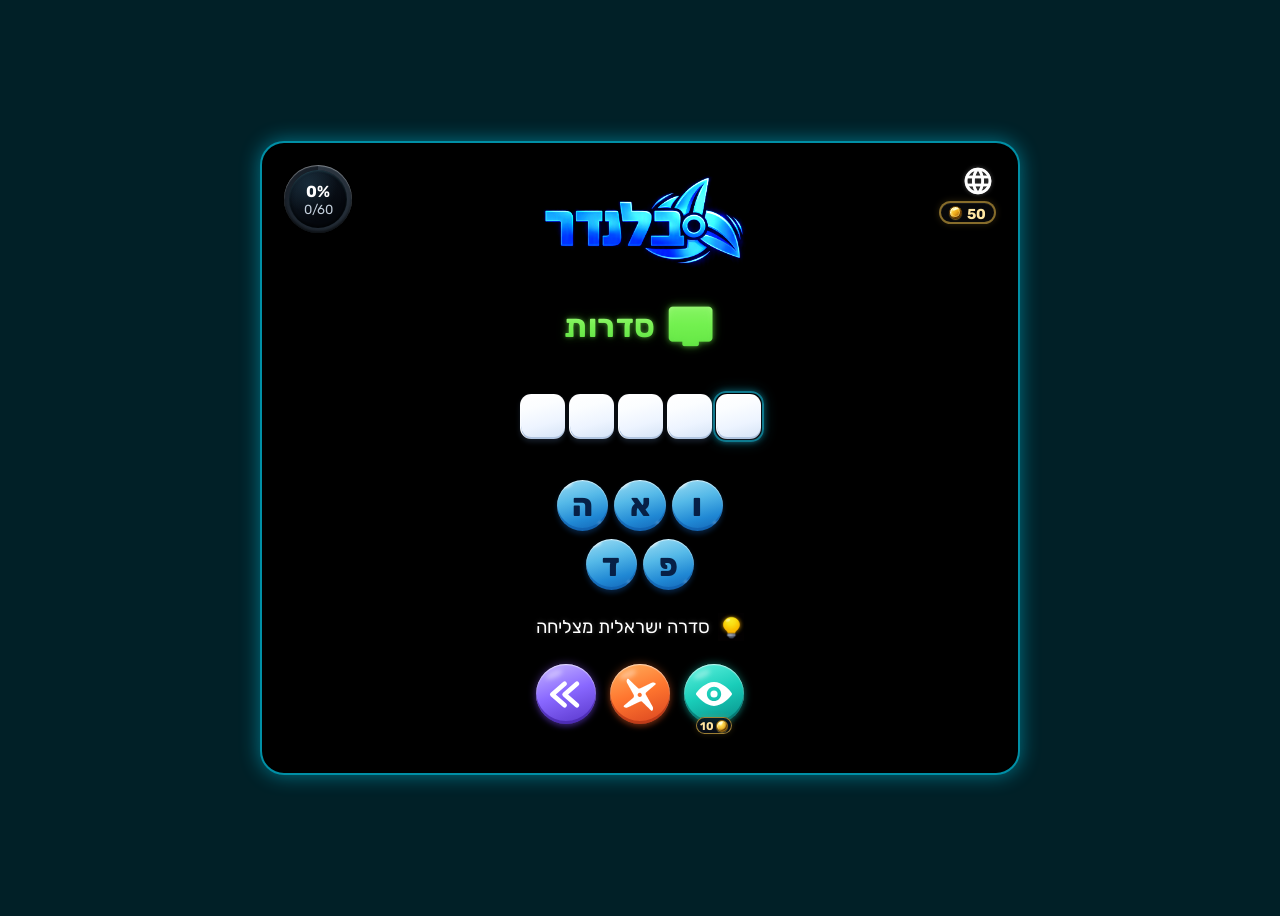
<file: index.html>
<!DOCTYPE html>
<html lang="he">
<head>
  <meta charset="UTF-8">
  <meta name="viewport" content="width=device-width, initial-scale=1, maximum-scale=1, user-scalable=no">
  <title>בלנדר</title>
  <link rel="preconnect" href="https://fonts.googleapis.com">
  <link rel="preconnect" href="https://fonts.gstatic.com" crossorigin>
  <link href="https://fonts.googleapis.com/css2?family=Rubik:wght@300..900&display=swap" rel="stylesheet">
  <link href="https://fonts.googleapis.com/css2?family=Poppins:wght@400;600;700&display=swap" rel="stylesheet">
  <link href="https://fonts.googleapis.com/css2?family=Lato:wght@300;400;700&display=swap" rel="stylesheet">
  <link href="https://fonts.googleapis.com/css2?family=Fredoka:wght@300;400;700&display=swap" rel="stylesheet">
  <link href="https://fonts.googleapis.com/css2?family=Secular+One:wght@300;400;700&display=swap" rel="stylesheet">
  <link href="https://fonts.googleapis.com/css2?family=Lunasima:wght@400;700&display=swap" rel="stylesheet">
  <link href="https://fonts.googleapis.com/css2?family=Material+Symbols+Rounded:opsz,wght,FILL,GRAD@20..48,400,0,0" rel="stylesheet">
  <link rel="stylesheet" href="styles.css?v=231">
  <link rel="preload" href="images/next1.svg" as="image" type="image/svg+xml">
</head>
<body dir="rtl">
  <div class="app">
    <button id="langBtn" class="lang-toggle" type="button" aria-label="Language">
      <img src="images/lang1.svg" alt="" aria-hidden="true">
    </button>
    <div id="coinBalance" class="coin-balance" aria-live="polite">
      <span class="coin-symbol" aria-hidden="true"></span>
      <span id="coinAmount">50</span>
    </div>
    <span id="langMessage" class="lang-message" role="status" aria-live="polite"></span>

    <div id="counter" class="counter"></div>

    <img class="logo" src="images/IMG_5398.jpeg" alt="בְּלֶנְדֶּר">
    <div id="category" class="category"></div>

    <div id="pattern" class="pattern"></div>

    <div id="play-area">
      <div id="scramble" class="scramble"></div>
      <div id="clue-wrapper" style="position: relative; width: 100%; min-height: 50px;">
        <div id="clue" class="clue">
          <span class="clue-text" id="clue-text"></span>
        </div>
      </div>
      <div id="messageBox" class="message"></div>
    </div>

    <div class="controls">
      <div class="hint-control">
        <button id="hintBtn" class="icon-button" aria-label="רמז">
          <img class="button-icon" src="images/bulb1.svg" alt="" aria-hidden="true">
          <span class="button-label visually-hidden">רמז</span>
        </button>
        <span class="hint-fee" aria-label="10 coins">
          <span class="coin-symbol" aria-hidden="true"></span><span class="hint-fee-amount">10</span>
        </span>
      </div>
      <button id="shuffleBtn" class="icon-button" aria-label="אפס">
        <img class="button-icon" src="images/reset1.svg" alt="" aria-hidden="true">
        <span class="button-label visually-hidden">אפס</span>
      </button>
      <button id="nextBtn" class="icon-button" aria-label="דלג">
        <img class="button-icon" src="images/skip1.svg" alt="" aria-hidden="true">
        <span class="button-label visually-hidden">דלג</span>
      </button>
  </div>
  </div>

  <script src="js/game.js?v=229"></script>
  <script src="js/animations.js?v=223"></script>
  <script src="js/ui.js?v=226"></script>
  <script src="js/main.js?v=223"></script>
  <script src="js/fireworks.js?v=223"></script>
</body>
</html>
</file>
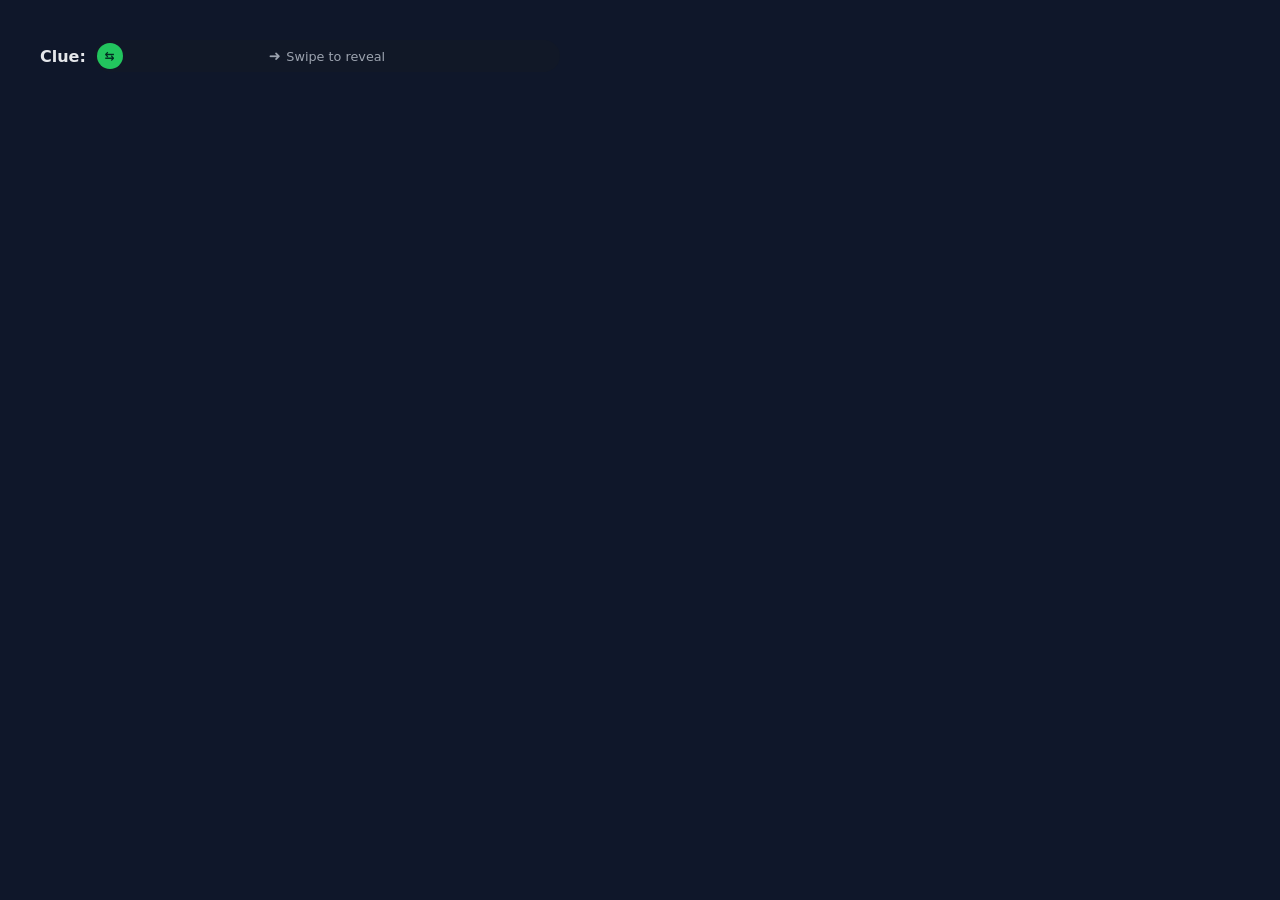
<file: cluetest.html>
<!DOCTYPE html>
<html lang="en">
<head>
<meta charset="UTF-8">
<title>Swipe to Reveal Clue</title>
<style>
  body {
    background: #0f172a;
    color: #e5e7eb;
    font-family: system-ui, sans-serif;
    padding: 2rem;
  }

  .clue-row {
    display: flex;
    align-items: center;
    gap: 0.5rem;
    max-width: 520px;
  }

  .clue-label {
    font-size: 1rem;
    font-weight: 600;
    white-space: nowrap;
  }

  /* Thin pill slider */
  .pill {
    position: relative;
    flex: 1;
    height: 32px;
    background: #111827;
    border-radius: 999px;
    overflow: hidden;
    user-select: none;
  }

  .pill-label {
    position: absolute;
    inset: 0;
    display: flex;
    align-items: center;
    justify-content: center;
    color: #9ca3af;
    font-size: 0.8rem;
    pointer-events: none;
    transition: opacity 0.2s ease;
  }

  .pill-label .arrow {
    margin-right: 0.35rem;
    font-size: 0.9rem;
  }

  .knob {
    position: absolute;
    top: 3px;
    left: 3px;
    width: 26px;
    height: 26px;
    background: #22c55e;
    border-radius: 999px;
    cursor: grab;
    transition: background 0.2s ease;
    display: flex;
    align-items: center;
    justify-content: center;
    font-size: 0.75rem;
    font-weight: 700;
    color: #022c22;
  }

  .knob:active {
    cursor: grabbing;
    background: #16a34a;
  }

  /* Revealed clue text (same line, appears after swipe) */
  .clue-text {
    margin-top: 0.75rem;
    font-size: 0.9rem;
    opacity: 0;
    transition: opacity 0.3s ease;
  }

  .clue-text.visible {
    opacity: 1;
  }
</style>
</head>
<body>

<div class="clue-row">
  <div class="clue-label">Clue:</div>

  <!-- Swipe pill -->
  <div class="pill" id="pill">
    <div class="pill-label" id="pillLabel">
      <span class="arrow">➜</span> Swipe to reveal
    </div>
    <div class="knob" id="knob">⇆</div>
  </div>
</div>

<div class="clue-text" id="clueText">
  A famous sci-fi movie about dreams.
</div>

<script>
  const knob = document.getElementById('knob');
  const pill = document.getElementById('pill');
  const clueText = document.getElementById('clueText');
  const pillLabel = document.getElementById('pillLabel');

  let dragging = false;
  let startX = 0;

  function startDrag(clientX) {
    dragging = true;
    startX = clientX - knob.offsetLeft;
  }

  function endDrag() {
    dragging = false;
  }

  function moveKnob(clientX) {
    if (!dragging) return;

    const pillRect = pill.getBoundingClientRect();
    let newLeft = clientX - startX;

    const maxLeft = pillRect.width - knob.offsetWidth - 3;
    newLeft = Math.max(3, Math.min(newLeft, maxLeft));

    knob.style.left = newLeft + 'px';

    const progress = newLeft / maxLeft;
    pillLabel.style.opacity = 1 - progress;

    if (progress >= 0.98) {
      clueText.classList.add('visible');
    }
  }

  // Mouse events
  knob.addEventListener('mousedown', (e) => {
    startDrag(e.clientX);
  });

  document.addEventListener('mouseup', endDrag);
  document.addEventListener('mousemove', (e) => moveKnob(e.clientX));

  // Touch events
  knob.addEventListener('touchstart', (e) => {
    const touch = e.touches[0];
    startDrag(touch.clientX);
  }, { passive: true });

  document.addEventListener('touchend', endDrag);
  document.addEventListener('touchmove', (e) => {
    const touch = e.touches[0];
    moveKnob(touch.clientX);
  }, { passive: true });
</script>

</body>
</html>
</file>
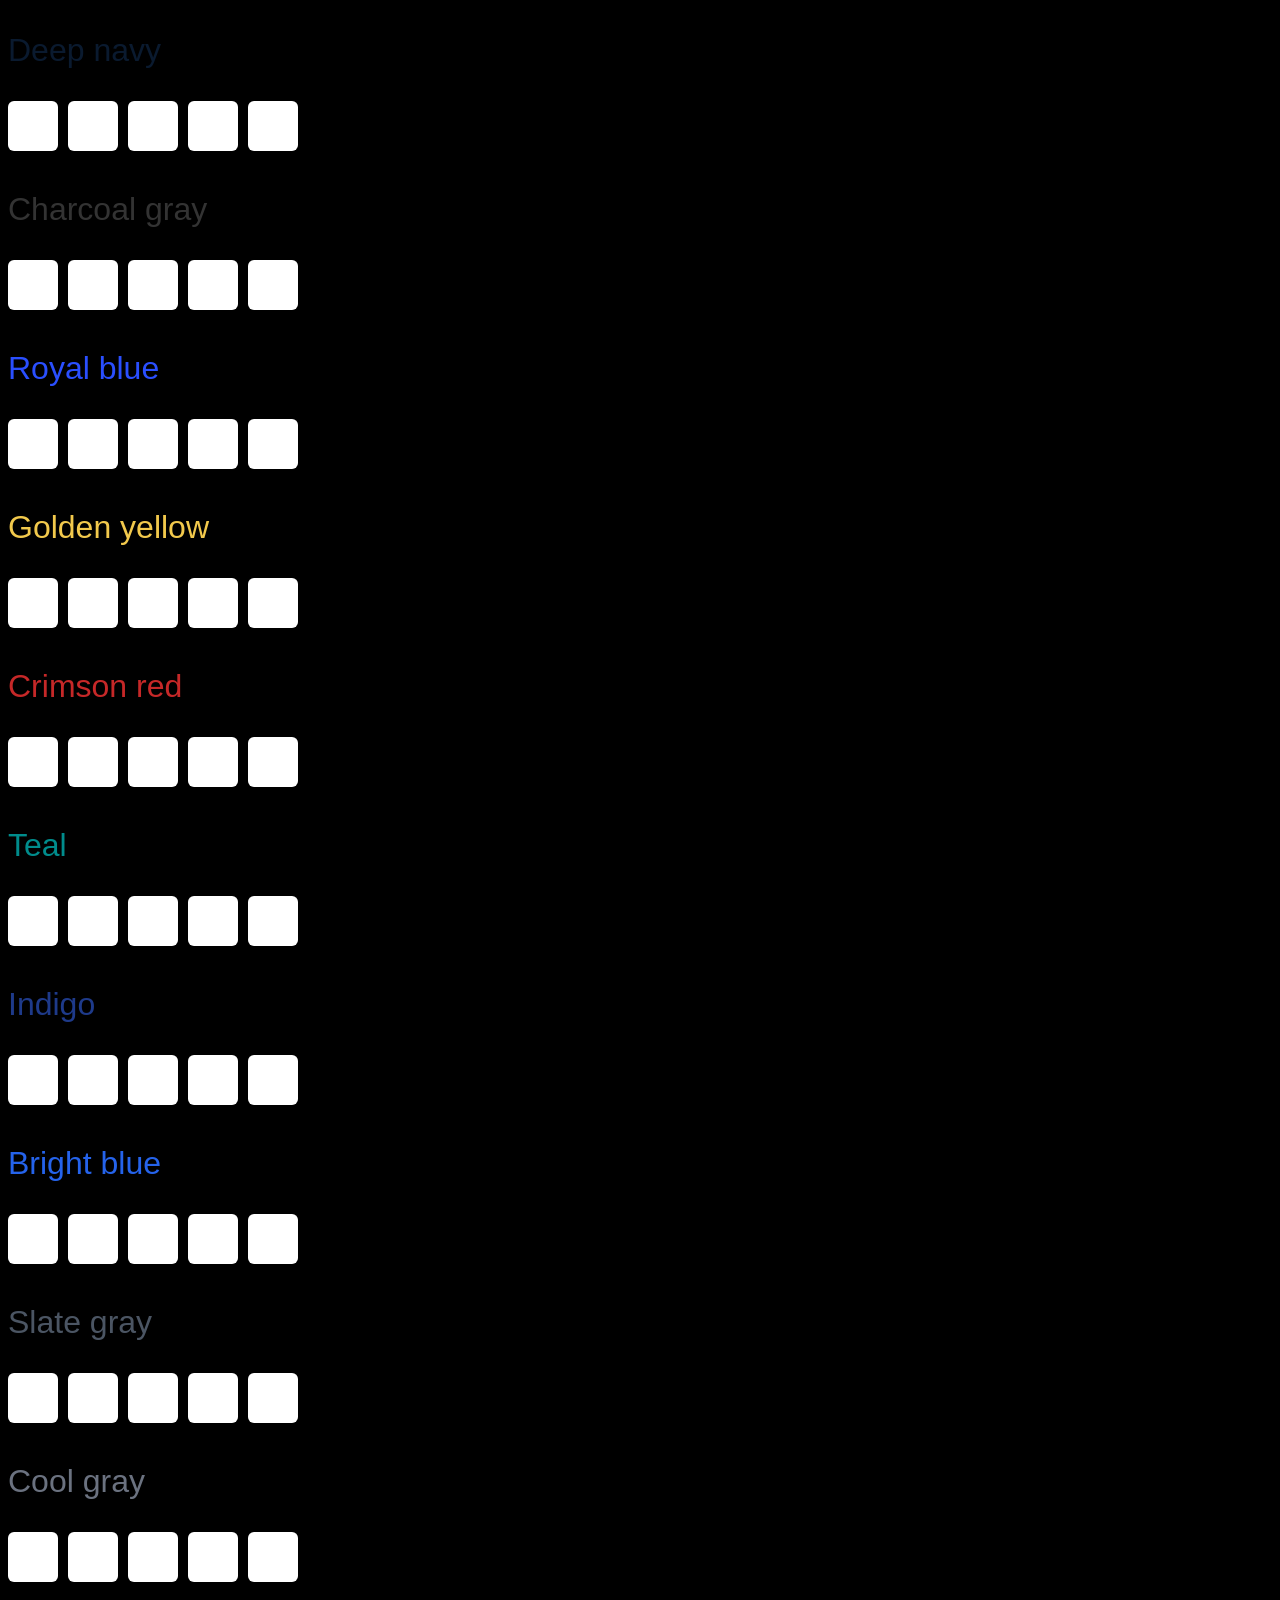
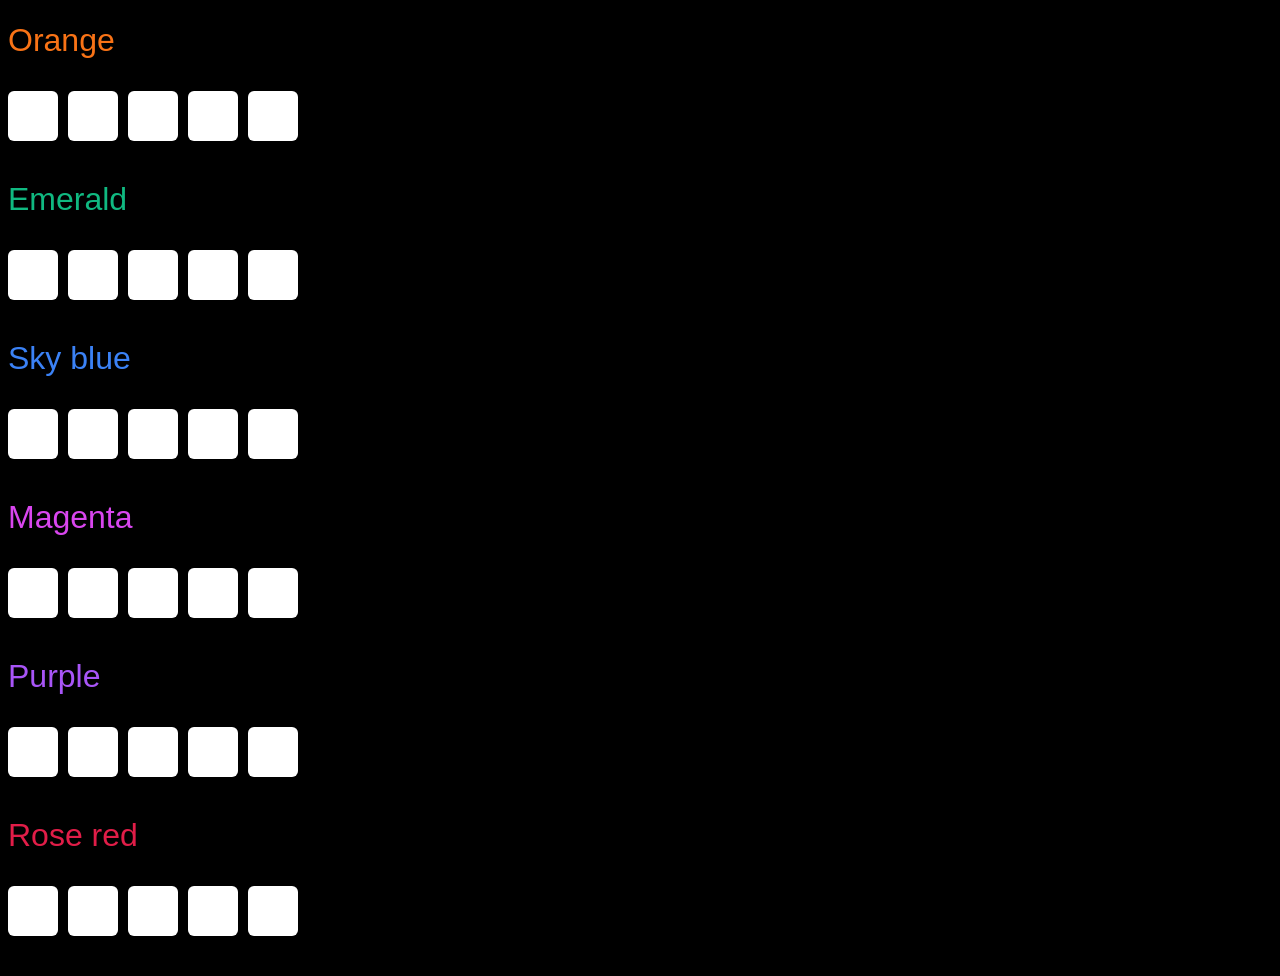
<file: colorstest.html>
<!DOCTYPE html>
<html>
<body style="background:black; font-size:32px; font-family:Arial;">

<!-- Helper style for tiles -->
<style>
  .tiles {
    display:flex;
    gap:10px;
    margin-bottom:40px;
    margin-top:10px;
  }
  .tile {
    width:50px;
    height:50px;
    background:white;
    border-radius:6px;
  }
</style>

<p style="color:#0A1A2F;">Deep navy</p>
<div class="tiles">
  <div class="tile"></div><div class="tile"></div><div class="tile"></div><div class="tile"></div><div class="tile"></div>
</div>

<p style="color:#333333;">Charcoal gray</p>
<div class="tiles">
  <div class="tile"></div><div class="tile"></div><div class="tile"></div><div class="tile"></div><div class="tile"></div>
</div>

<p style="color:#2A4FFF;">Royal blue</p>
<div class="tiles">
  <div class="tile"></div><div class="tile"></div><div class="tile"></div><div class="tile"></div><div class="tile"></div>
</div>

<p style="color:#F2C94C;">Golden yellow</p>
<div class="tiles">
  <div class="tile"></div><div class="tile"></div><div class="tile"></div><div class="tile"></div><div class="tile"></div>
</div>

<p style="color:#C62828;">Crimson red</p>
<div class="tiles">
  <div class="tile"></div><div class="tile"></div><div class="tile"></div><div class="tile"></div><div class="tile"></div>
</div>

<p style="color:#008C8C;">Teal</p>
<div class="tiles">
  <div class="tile"></div><div class="tile"></div><div class="tile"></div><div class="tile"></div><div class="tile"></div>
</div>

<p style="color:#1E3A8A;">Indigo</p>
<div class="tiles">
  <div class="tile"></div><div class="tile"></div><div class="tile"></div><div class="tile"></div><div class="tile"></div>
</div>

<p style="color:#2563EB;">Bright blue</p>
<div class="tiles">
  <div class="tile"></div><div class="tile"></div><div class="tile"></div><div class="tile"></div><div class="tile"></div>
</div>

<p style="color:#4B5563;">Slate gray</p>
<div class="tiles">
  <div class="tile"></div><div class="tile"></div><div class="tile"></div><div class="tile"></div><div class="tile"></div>
</div>

<p style="color:#6B7280;">Cool gray</p>
<div class="tiles">
  <div class="tile"></div><div class="tile"></div><div class="tile"></div><div class="tile"></div><div class="tile"></div>
</div>

<p style="color:#F97316;">Orange</p>
<div class="tiles">
  <div class="tile"></div><div class="tile"></div><div class="tile"></div><div class="tile"></div><div class="tile"></div>
</div>

<p style="color:#10B981;">Emerald</p>
<div class="tiles">
  <div class="tile"></div><div class="tile"></div><div class="tile"></div><div class="tile"></div><div class="tile"></div>
</div>

<p style="color:#3B82F6;">Sky blue</p>
<div class="tiles">
  <div class="tile"></div><div class="tile"></div><div class="tile"></div><div class="tile"></div><div class="tile"></div>
</div>

<p style="color:#D946EF;">Magenta</p>
<div class="tiles">
  <div class="tile"></div><div class="tile"></div><div class="tile"></div><div class="tile"></div><div class="tile"></div>
</div>

<p style="color:#A855F7;">Purple</p>
<div class="tiles">
  <div class="tile"></div><div class="tile"></div><div class="tile"></div><div class="tile"></div><div class="tile"></div>
</div>

<p style="color:#E11D48;">Rose red</p>
<div class="tiles">
  <div class="tile"></div><div class="tile"></div><div class="tile"></div><div class="tile"></div><div class="tile"></div>
</div>

</body>
</html>
</file>
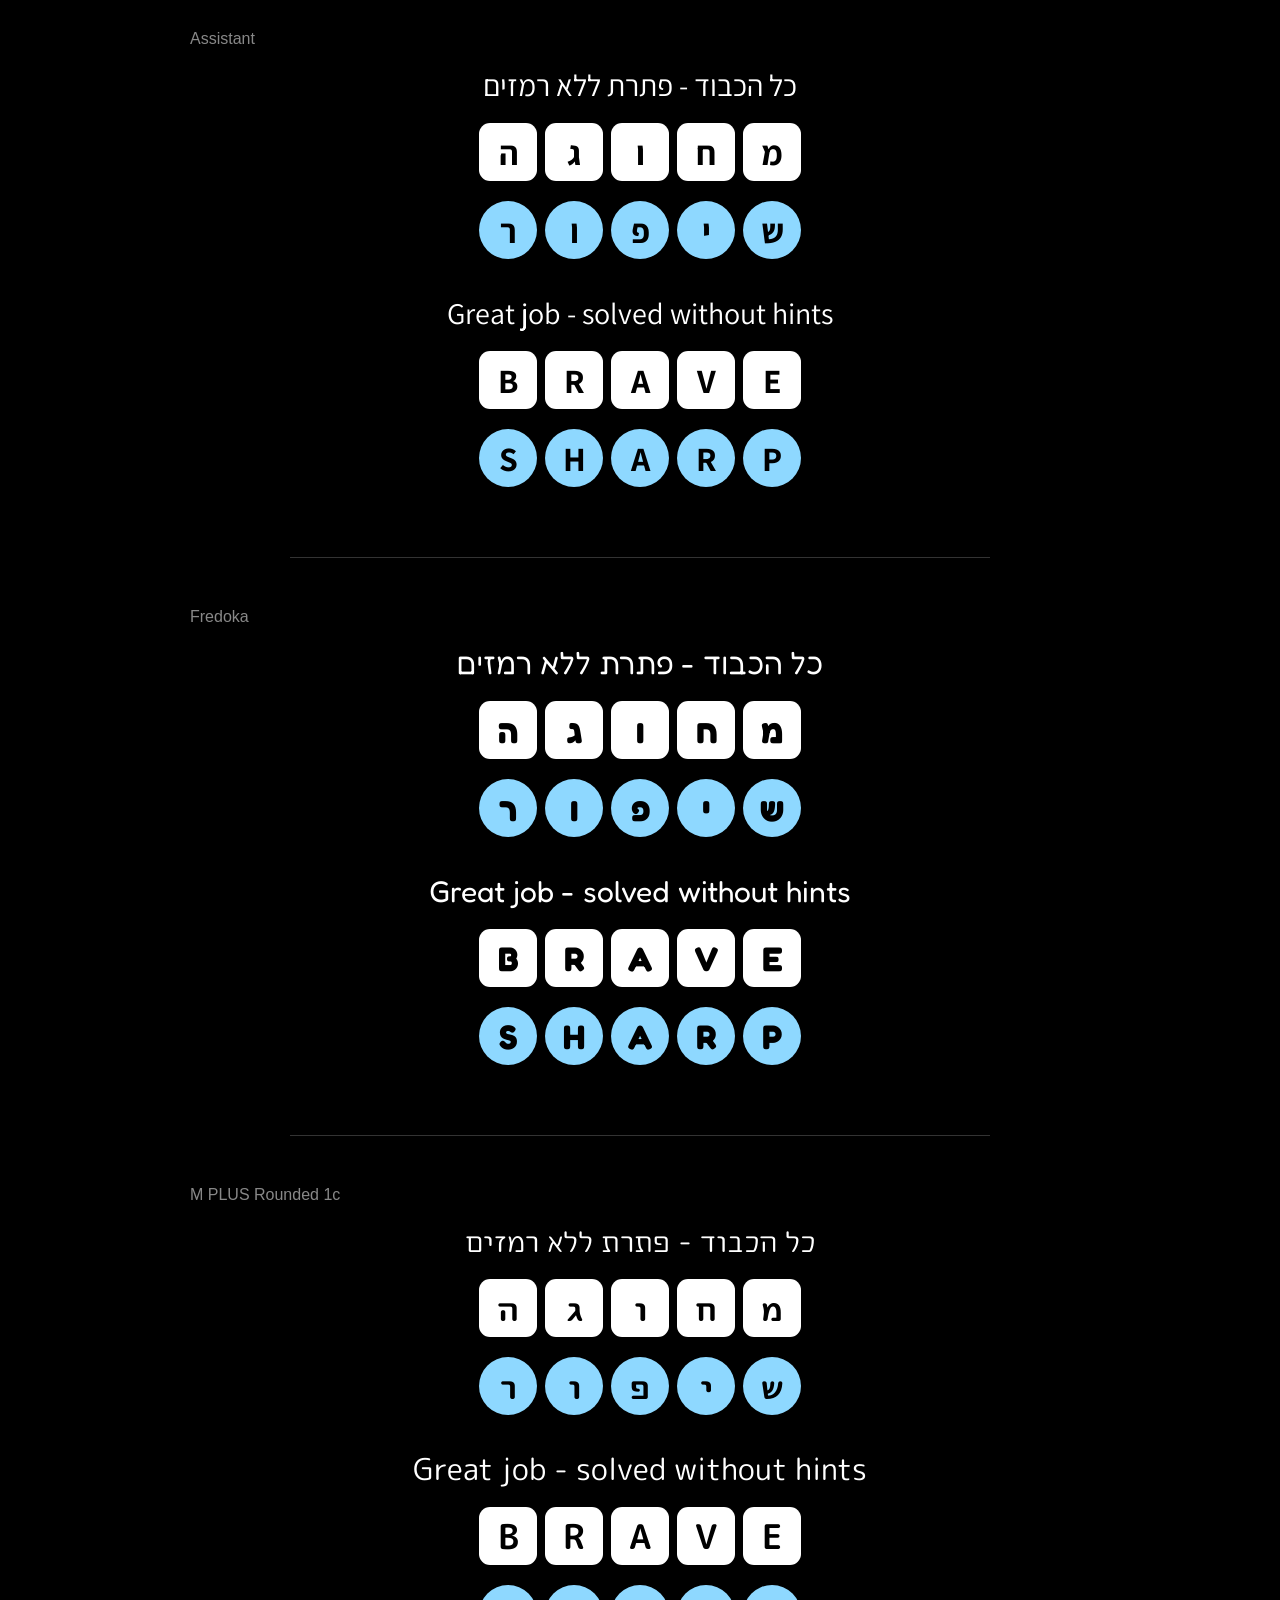
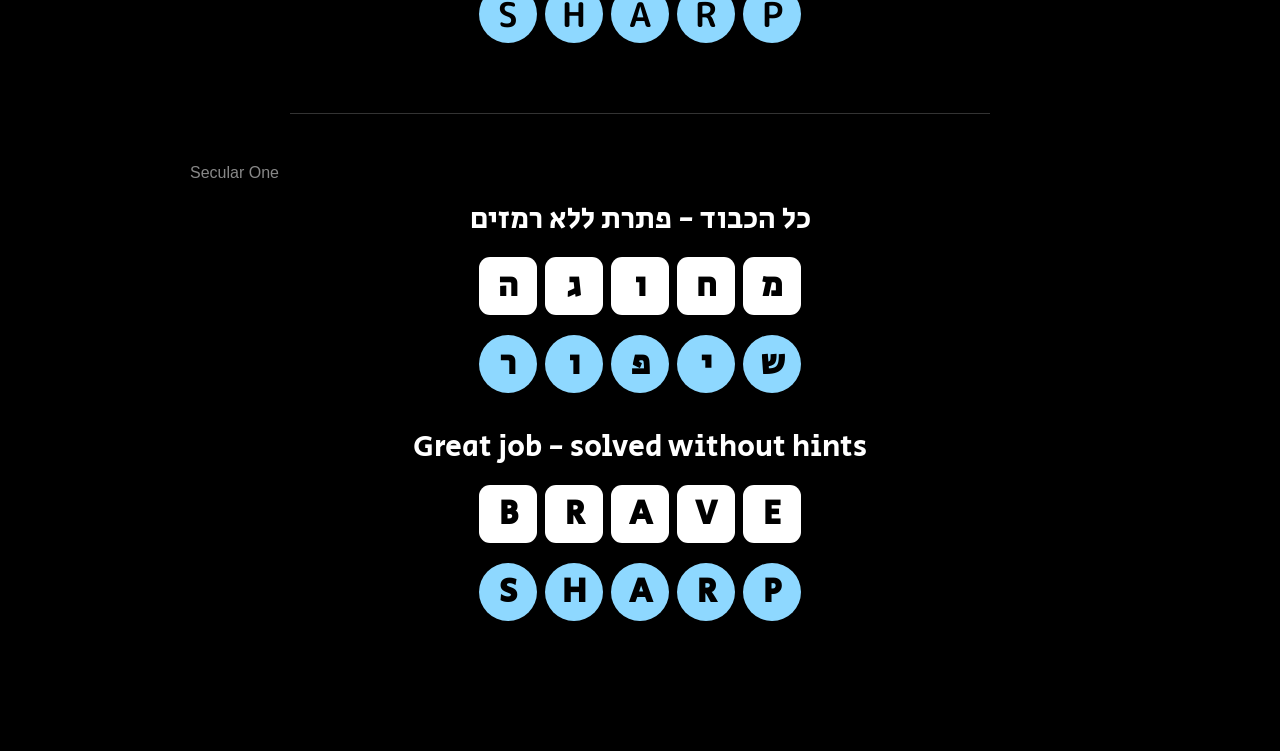
<file: fontstest.html>
<!DOCTYPE html>
<html lang="he" dir="rtl">
<head>
  <meta charset="UTF-8">
  <meta name="viewport" content="width=device-width, initial-scale=1.0">

  <title>Font Comparison</title>

  <link rel="preconnect" href="https://fonts.googleapis.com">
  <link rel="preconnect" href="https://fonts.gstatic.com" crossorigin>

  <link href="https://fonts.googleapis.com/css2?family=Assistant:wght@400;700&family=Fredoka:wght@400;700&family=M+PLUS+Rounded+1c:wght@400;700&family=Secular+One&display=swap" rel="stylesheet">

  <style>
    * {
      box-sizing: border-box;
    }

    body {
      margin: 0;
      padding: 30px 15px 60px;
      background: #000;
      color: #fff;
      font-family: Arial, sans-serif;
    }

    .sample {
      max-width: 900px;
      margin: 0 auto 70px;
    }

    .font-title {
      direction: ltr;
      text-align: left;
      font-family: Arial, sans-serif;
      font-size: 16px;
      color: #888;
      margin-bottom: 18px;
    }

    .section {
      margin-bottom: 35px;
    }

    /* הודעות - תמיד רגיל */
    .message {
      font-size: 30px;
      font-weight: 400;
      line-height: 1.3;
      text-align: center;
      margin-bottom: 18px;
    }

    .tiles {
      display: flex;
      justify-content: center;
      align-items: center;
      gap: 8px;
      direction: rtl;
      margin-bottom: 20px;
    }

    /* האותיות בתוך הצורות - תמיד בולד */
    .tile,
    .circle {
      width: 58px;
      height: 58px;

      display: flex;
      align-items: center;
      justify-content: center;

      font-size: 34px;
      font-weight: 700;
    }

    .tile {
      background: #fff;
      color: #000;
      border-radius: 11px;
    }

    .circle {
      background: #8ed8ff;
      color: #000;
      border-radius: 50%;
    }

    .english {
      direction: ltr;
    }

    .english .tiles {
      direction: ltr;
    }

    .english .message {
      text-align: center;
    }

    .divider {
      height: 1px;
      background: #333;
      margin: 50px auto;
      max-width: 700px;
    }

    /*
      הפונטים.
      הפונט חל על כל הבלוק, כולל ההודעות והאותיות.
    */

    .assistant {
      font-family: "Assistant", sans-serif;
    }

    .fredoka {
      font-family: "Fredoka", sans-serif;
    }

    .mplus {
      font-family: "M PLUS Rounded 1c", sans-serif;
    }

    .secular {
      font-family: "Secular One", sans-serif;
    }
  </style>
</head>

<body>


  <!-- ==================== ASSISTANT ==================== -->

  <div class="sample assistant">

    <div class="font-title">Assistant</div>

    <!-- עברית -->
    <div class="section">

      <div class="message">
        כל הכבוד - פתרת ללא רמזים
      </div>

      <div class="tiles">
        <div class="tile">מ</div>
        <div class="tile">ח</div>
        <div class="tile">ו</div>
        <div class="tile">ג</div>
        <div class="tile">ה</div>
      </div>

      <div class="tiles">
        <div class="circle">ש</div>
        <div class="circle">י</div>
        <div class="circle">פ</div>
        <div class="circle">ו</div>
        <div class="circle">ר</div>
      </div>

    </div>

    <!-- English -->
    <div class="section english">

      <div class="message">
        Great job - solved without hints
      </div>

      <div class="tiles">
        <div class="tile">B</div>
        <div class="tile">R</div>
        <div class="tile">A</div>
        <div class="tile">V</div>
        <div class="tile">E</div>
      </div>

      <div class="tiles">
        <div class="circle">S</div>
        <div class="circle">H</div>
        <div class="circle">A</div>
        <div class="circle">R</div>
        <div class="circle">P</div>
      </div>

    </div>

  </div>


  <div class="divider"></div>


  <!-- ==================== FREDOKA ==================== -->

  <div class="sample fredoka">

    <div class="font-title">Fredoka</div>

    <!-- עברית -->
    <div class="section">

      <div class="message">
        כל הכבוד - פתרת ללא רמזים
      </div>

      <div class="tiles">
        <div class="tile">מ</div>
        <div class="tile">ח</div>
        <div class="tile">ו</div>
        <div class="tile">ג</div>
        <div class="tile">ה</div>
      </div>

      <div class="tiles">
        <div class="circle">ש</div>
        <div class="circle">י</div>
        <div class="circle">פ</div>
        <div class="circle">ו</div>
        <div class="circle">ר</div>
      </div>

    </div>

    <!-- English -->
    <div class="section english">

      <div class="message">
        Great job - solved without hints
      </div>

      <div class="tiles">
        <div class="tile">B</div>
        <div class="tile">R</div>
        <div class="tile">A</div>
        <div class="tile">V</div>
        <div class="tile">E</div>
      </div>

      <div class="tiles">
        <div class="circle">S</div>
        <div class="circle">H</div>
        <div class="circle">A</div>
        <div class="circle">R</div>
        <div class="circle">P</div>
      </div>

    </div>

  </div>


  <div class="divider"></div>


  <!-- ==================== M PLUS ROUNDED 1C ==================== -->

  <div class="sample mplus">

    <div class="font-title">M PLUS Rounded 1c</div>

    <!-- עברית -->
    <div class="section">

      <div class="message">
        כל הכבוד - פתרת ללא רמזים
      </div>

      <div class="tiles">
        <div class="tile">מ</div>
        <div class="tile">ח</div>
        <div class="tile">ו</div>
        <div class="tile">ג</div>
        <div class="tile">ה</div>
      </div>

      <div class="tiles">
        <div class="circle">ש</div>
        <div class="circle">י</div>
        <div class="circle">פ</div>
        <div class="circle">ו</div>
        <div class="circle">ר</div>
      </div>

    </div>

    <!-- English -->
    <div class="section english">

      <div class="message">
        Great job - solved without hints
      </div>

      <div class="tiles">
        <div class="tile">B</div>
        <div class="tile">R</div>
        <div class="tile">A</div>
        <div class="tile">V</div>
        <div class="tile">E</div>
      </div>

      <div class="tiles">
        <div class="circle">S</div>
        <div class="circle">H</div>
        <div class="circle">A</div>
        <div class="circle">R</div>
        <div class="circle">P</div>
      </div>

    </div>

  </div>


  <div class="divider"></div>


  <!-- ==================== SECULAR ONE ==================== -->

  <div class="sample secular">

    <div class="font-title">Secular One</div>

    <!-- עברית -->
    <div class="section">

      <div class="message">
        כל הכבוד - פתרת ללא רמזים
      </div>

      <div class="tiles">
        <div class="tile">מ</div>
        <div class="tile">ח</div>
        <div class="tile">ו</div>
        <div class="tile">ג</div>
        <div class="tile">ה</div>
      </div>

      <div class="tiles">
        <div class="circle">ש</div>
        <div class="circle">י</div>
        <div class="circle">פ</div>
        <div class="circle">ו</div>
        <div class="circle">ר</div>
      </div>

    </div>

    <!-- English -->
    <div class="section english">

      <div class="message">
        Great job - solved without hints
      </div>

      <div class="tiles">
        <div class="tile">B</div>
        <div class="tile">R</div>
        <div class="tile">A</div>
        <div class="tile">V</div>
        <div class="tile">E</div>
      </div>

      <div class="tiles">
        <div class="circle">S</div>
        <div class="circle">H</div>
        <div class="circle">A</div>
        <div class="circle">R</div>
        <div class="circle">P</div>
      </div>

    </div>

  </div>

</body>
</html>
</file>
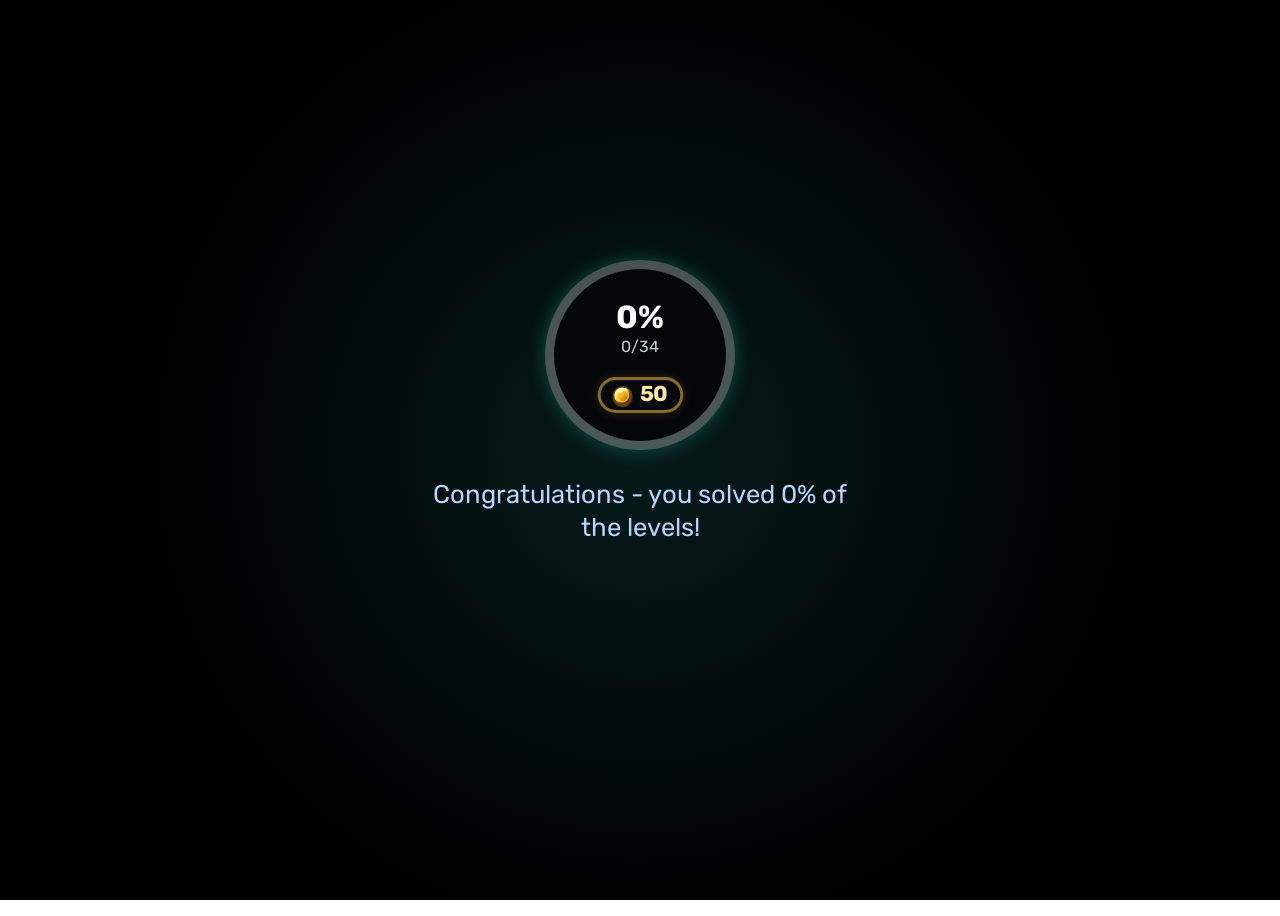
<file: landmark.html>
<!DOCTYPE html>
<html lang="en">
<head>
  <meta charset="UTF-8">
  <meta name="viewport" content="width=device-width, initial-scale=1">
  <title>Progress Milestone</title>
  <link rel="stylesheet" href="styles.css?v=100">
  <link href="https://fonts.googleapis.com/css2?family=Rubik:wght@300..700&display=swap" rel="stylesheet">
  <style>
    body {
      align-items: center;
      background: radial-gradient(circle at center, #071b1b 0, #000 62%);
    }

    .landmark-page {
      position: relative;
      width: min(100% - 32px, 420px);
      text-align: center;
    }

    .landmark-progress {
      --progress: 0%;
      width: 190px;
      height: 190px;
      margin: 0 auto 28px;
      display: flex;
      flex-direction: column;
      align-items: center;
      justify-content: center;
      gap: 7px;
      position: relative;
      border-radius: 50%;
      background: conic-gradient(
        #1abc9c var(--progress),
        rgba(255, 255, 255, 0.28) var(--progress)
      );
      color: #fff;
      animation: landmarkRingIn 900ms ease-out both;
      overflow: hidden;
    }

    .landmark-progress::before {
      content: "";
      position: absolute;
      inset: 9px;
      border-radius: 50%;
      background: #05060a;
    }

    .landmark-progress-inner {
      position: relative;
      z-index: 1;
      display: flex;
      flex-direction: column;
      align-items: center;
      justify-content: center;
      gap: 6px;
      text-align: center;
      animation: landmarkTextIn 700ms ease-out both;
    }

    .landmark-percent {
      position: relative;
      top: -12px;
      font-size: 2rem;
      line-height: 1;
      display: block;
    }

    .landmark-total {
      position: relative;
      top: -12px;
      color: rgba(214, 226, 240, 0.9);
      font-size: 1rem;
      line-height: 1;
    }

    .landmark-coin-balance {
      position: relative;
      top: 10px;
      right: 0;
      transform: scale(1.5);
    }

    .landmark-message {
      margin: 0 auto 28px;
      color: #b8d4ff;
      font-size: clamp(1.2rem, 5vw, 1.6rem);
      line-height: 1.3;
    }

    .landmark-button {
      display: inline-block;
      width: 130px;
      box-sizing: border-box;
      padding: 0.9rem 1.2rem;
      border: none;
      border-radius: 16px;
      color: #fff;
      font: inherit;
      font-size: 1.2rem;
      font-weight: 400;
      cursor: pointer;
      transition: transform 0.15s ease, box-shadow 0.15s ease;
    }

    .landmark-continue {
      background: linear-gradient(160deg, #6e75ff 0%, #4a5ef0 100%);
      box-shadow: 0 8px 18px rgba(74, 94, 240, 0.35);
    }

    .landmark-actions {
      display: flex;
      align-items: center;
      justify-content: center;
      gap: 12px;
      flex-wrap: wrap;
      visibility: hidden;
    }

    .landmark-actions.is-visible {
      visibility: visible;
    }

    .landmark-actions.is-visible .landmark-button {
      animation: landmarkButtonFadeIn 650ms ease-out both;
    }

    .landmark-actions.is-visible .landmark-button:nth-child(2) {
      animation-delay: 650ms;
    }

    .landmark-share {
      background: #238636;
      box-shadow: 0 8px 18px rgba(35, 134, 54, 0.35);
    }

    .landmark-share-status {
      min-height: 1.4em;
      margin: 10px 0 0;
      color: #9ce9d2;
      font-size: 0.95rem;
    }

    .landmark-button:hover {
      transform: translateY(-1px);
    }

    .landmark-continue:hover {
      box-shadow: 0 10px 20px rgba(74, 94, 240, 0.42);
    }

    .landmark-share:hover {
      box-shadow: 0 10px 20px rgba(35, 134, 54, 0.42);
    }

    @keyframes landmarkRingIn {
      0% {
        opacity: 0;
        transform: scale(0.86);
        box-shadow: 0 0 0 rgba(26, 188, 156, 0);
      }
      100% {
        opacity: 1;
        transform: scale(1);
        box-shadow: 0 0 18px rgba(26, 188, 156, 0.35);
      }
    }

    @keyframes landmarkTextIn {
      0% {
        opacity: 0;
        transform: translateY(8px);
      }
      100% {
        opacity: 1;
        transform: translateY(0);
      }
    }

    @keyframes landmarkButtonFadeIn {
      from {
        opacity: 0;
      }
      to {
        opacity: 1;
      }
    }

    @media (prefers-reduced-motion: reduce) {
      .landmark-progress,
      .landmark-progress strong,
      .landmark-total,
      .landmark-actions.is-visible .landmark-button {
        animation: none;
      }
    }
  </style>
</head>
<body dir="ltr">
  <main class="landmark-page">
    <div id="landmarkProgress" class="landmark-progress" aria-label="Progress milestone">
      <div class="landmark-progress-inner">
        <strong id="landmarkPercent" class="landmark-percent">0%</strong>
        <span id="landmarkTotal" class="landmark-total">0/0</span>
        <div id="landmarkCoinBalance" class="coin-balance landmark-coin-balance" aria-live="polite">
          <span class="coin-symbol" aria-hidden="true"></span>
          <span id="landmarkCoinAmount">0</span>
        </div>
      </div>
    </div>
    <p id="landmarkMessage" class="landmark-message"></p>
    <div class="landmark-actions">
      <button id="landmarkShare" class="landmark-button landmark-share" type="button">
        Share
      </button>
      <button id="landmarkContinue" class="landmark-button landmark-continue" type="button">
        Continue
      </button>
    </div>
    <p id="landmarkShareStatus" class="landmark-share-status" aria-live="polite"></p>
  </main>

  <script src="js/fireworks.js?v=224"></script>
  <script>
  const params = new URLSearchParams(window.location.search);
  const percentage = Number(params.get("percent"));
  const language = params.get("language") === "he" ? "he" : "en";
  const progressKey = "levelProgress";
  const coinsKey = "gameCoins";
  const progressEl = document.getElementById("landmarkProgress");
  const percentEl = document.getElementById("landmarkPercent");
  const totalEl = document.getElementById("landmarkTotal");
  const messageEl = document.getElementById("landmarkMessage");
  const coinAmountEl = document.getElementById("landmarkCoinAmount");
  const actionsEl = document.querySelector(".landmark-actions");
  const continueBtn = document.getElementById("landmarkContinue");
  const shareBtn = document.getElementById("landmarkShare");
  const shareStatusEl = document.getElementById("landmarkShareStatus");

  document.documentElement.lang = language;
  document.body.dir = language === "he" ? "rtl" : "ltr";
  continueBtn.textContent = language === "he" ? "המשך" : "Continue";
  shareBtn.textContent = language === "he" ? "שיתוף" : "Share";

  const coinsByLanguage = JSON.parse(localStorage.getItem(coinsKey) || "{}");
  const coinTotal = Number.isFinite(coinsByLanguage[language]) ? coinsByLanguage[language] : 50;
  coinAmountEl.textContent = String(coinTotal);

  messageEl.textContent = language === "he"
    ? `כל הכבוד - פתרת ${percentage}% מהשלבים!`
    : `Congratulations - you solved ${percentage}% of the levels!`;

  function animateProgress(solved, total) {
    const start = performance.now();
    const duration = 1800;
    const fireworksLeadTime = 750;
    let fireworksStarted = false;

    function frame(now) {
      const progress = Math.min(1, (now - start) / duration);
      const eased = 1 - Math.pow(1 - progress, 3);
      const currentPercent = Math.round(percentage * eased);
      progressEl.style.setProperty("--progress", `${currentPercent}%`);
      percentEl.textContent = `${currentPercent}%`;
      if (!fireworksStarted && now - start >= duration - fireworksLeadTime) {
        triggerFireworks("high");
        fireworksStarted = true;
      }
      if (progress < 1) {
        requestAnimationFrame(frame);
      } else {
        totalEl.textContent = `${solved}/${total}`;
        actionsEl.classList.add("is-visible");
      }
    }

    requestAnimationFrame(frame);
  }

  async function initialize() {
    const fileName = language === "en" ? "questions-en.json?v=100" : "questions-he.json?v=100";
    const response = await fetch(`data/${fileName}`);
    const questions = await response.json();
    const levelProgress = JSON.parse(localStorage.getItem(progressKey) || "{}");
    const languageProgress = levelProgress[language] || {};
    const solved = questions.filter(question => languageProgress[question.id]?.is_solved).length;

    totalEl.textContent = `${solved}/${questions.length}`;
    animateProgress(solved, questions.length);
  }

  continueBtn.addEventListener("click", () => {
    localStorage.setItem("gameLanguage", language);
    window.location.replace("index.html");
  });

  shareBtn.addEventListener("click", async () => {
    const displayedPercent = Number.parseInt(percentEl.textContent, 10) || 0;

    const filledBlocks = Math.max(0, Math.min(10, Math.round(displayedPercent / 10)));
    const progressBar = `${"🟩".repeat(filledBlocks)}${"⬜".repeat(10 - filledBlocks)}`;

    const gameLink = "https://liorgit123.github.io/blender";

    const shareText = language === "he"
      ? `הגעתי ל־${percentEl.textContent} במשחק בלנדר! 🎉
${progressBar}
💰 צברתי כבר *${coinTotal}* מטבעות

מוזמנים לשחק:
${gameLink}`
      : `I reached ${percentEl.textContent} in Blender Word Game! 🎉
${progressBar}
💰 *${coinTotal}* coins collected

Try it yourself:
${gameLink}`;

    try {
      if (navigator.clipboard?.writeText) {
        await navigator.clipboard.writeText(shareText);
      } else {
        const temporaryInput = document.createElement("textarea");
        temporaryInput.value = shareText;
        temporaryInput.style.position = "fixed";
        temporaryInput.style.opacity = "0";
        document.body.appendChild(temporaryInput);
        temporaryInput.select();
        const copied = document.execCommand("copy");
        temporaryInput.remove();
        if (!copied) throw new Error("Clipboard copy failed");
      }
      shareStatusEl.textContent = language === "he" ? "הועתק ללוח" : "Copied to clipboard";
    } catch {
      shareStatusEl.textContent = language === "he" ? "לא ניתן להעתיק ללוח" : "Could not copy to clipboard";
    }
  });

  initialize().catch(() => {
    totalEl.textContent = "0/0";
    animateProgress(0, 0);
  });
</script>
</body>
</html>
</file>
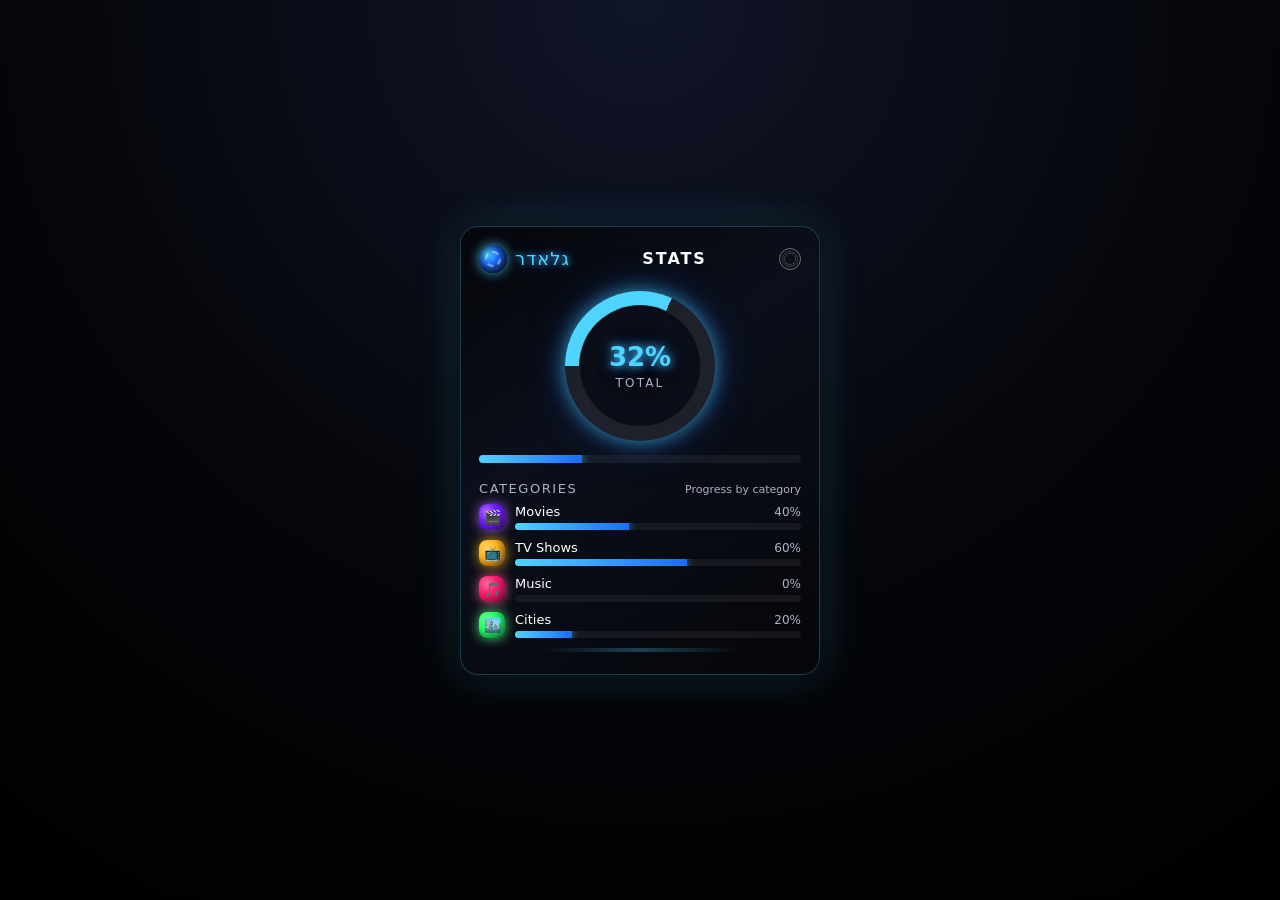
<file: progress.html>
<!DOCTYPE html>
<html lang="en">
<head>
  <meta charset="UTF-8" />
  <title>Stats Page</title>
  <style>
    :root {
      --bg-color: #05060a;
      --panel-color: #0b0f1a;
      --accent-blue-light: #4fd4ff;
      --accent-blue-dark: #1b6cff;
      --text-main: #ffffff;
      --text-muted: #a9b3c7;
      --total-progress: 0; /* 0–100 */
    }

    * {
      box-sizing: border-box;
      margin: 0;
      padding: 0;
      font-family: system-ui, -apple-system, BlinkMacSystemFont, "Segoe UI", sans-serif;
    }

    body {
      background: radial-gradient(circle at top, #101528 0, #05060a 55%, #000000 100%);
      color: var(--text-main);
      display: flex;
      justify-content: center;
      align-items: center;
      min-height: 100vh;
    }

    .stats-container {
      width: 360px;
      max-width: 95vw;
      background: linear-gradient(145deg, #05060a 0%, #0b0f1a 40%, #05060a 100%);
      border-radius: 18px;
      padding: 18px 18px 22px;
      box-shadow:
        0 0 25px rgba(0, 0, 0, 0.8),
        0 0 40px rgba(79, 212, 255, 0.25);
      border: 1px solid rgba(79, 212, 255, 0.25);
    }

    /* Header */

    .stats-header {
      display: flex;
      align-items: center;
      justify-content: space-between;
      margin-bottom: 18px;
    }

    .logo-wrap {
      display: flex;
      align-items: center;
      gap: 8px;
    }

    .logo-icon {
      width: 28px;
      height: 28px;
      border-radius: 50%;
      background:
        radial-gradient(circle at 30% 30%, #4fd4ff 0, #1b6cff 40%, #05060a 100%);
      box-shadow:
        0 0 12px rgba(79, 212, 255, 0.8),
        inset 0 0 10px rgba(5, 6, 10, 0.9);
      position: relative;
    }

    .logo-icon::before,
    .logo-icon::after {
      content: "";
      position: absolute;
      inset: 6px;
      border-radius: 50%;
      border: 2px solid rgba(255, 255, 255, 0.25);
      border-style: dashed;
    }

    .logo-text-hebrew {
      font-size: 18px;
      letter-spacing: 0.06em;
      color: var(--accent-blue-light);
      text-shadow:
        0 0 6px rgba(79, 212, 255, 0.9),
        0 0 12px rgba(27, 108, 255, 0.7);
    }

    .stats-title {
      font-size: 16px;
      font-weight: 600;
      letter-spacing: 0.12em;
      color: var(--text-main);
    }

    .globe-icon {
      width: 22px;
      height: 22px;
      border-radius: 50%;
      border: 1px solid rgba(255, 255, 255, 0.4);
      position: relative;
    }

    .globe-icon::before,
    .globe-icon::after {
      content: "";
      position: absolute;
      inset: 4px;
      border-radius: 50%;
      border: 1px solid rgba(255, 255, 255, 0.4);
      border-style: dotted;
    }

    .globe-icon::after {
      inset: 2px;
      border-style: solid;
      opacity: 0.5;
    }

    /* Total progress circle */

    .total-section {
      display: flex;
      flex-direction: column;
      align-items: center;
      margin-bottom: 18px;
    }

    .total-circle {
      width: 150px;
      height: 150px;
      border-radius: 50%;
      background:
        conic-gradient(
          from -90deg,
          var(--accent-blue-light) calc(var(--total-progress) * 1%),
          rgba(255, 255, 255, 0.08) 0
        );
      display: flex;
      align-items: center;
      justify-content: center;
      position: relative;
      box-shadow:
        0 0 18px rgba(79, 212, 255, 0.6),
        0 0 40px rgba(27, 108, 255, 0.35);
    }

    .total-circle::before {
      content: "";
      position: absolute;
      inset: 14px;
      border-radius: 50%;
      background: radial-gradient(circle, #05060a 0, #0b0f1a 60%, #05060a 100%);
      border: 1px solid rgba(255, 255, 255, 0.08);
    }

    .total-circle-content {
      position: relative;
      text-align: center;
      z-index: 1;
    }

    .total-percent {
      font-size: 26px;
      font-weight: 700;
      color: var(--accent-blue-light);
      text-shadow:
        0 0 8px rgba(79, 212, 255, 0.9),
        0 0 16px rgba(27, 108, 255, 0.7);
    }

    .total-label {
      font-size: 12px;
      letter-spacing: 0.18em;
      text-transform: uppercase;
      color: var(--text-muted);
      margin-top: 4px;
    }

    .total-bar-wrap {
      width: 100%;
      margin-top: 14px;
    }

    .total-bar-bg {
      width: 100%;
      height: 8px;
      border-radius: 999px;
      background: rgba(255, 255, 255, 0.06);
      overflow: hidden;
    }

    .total-bar-fill {
      height: 100%;
      width: calc(var(--total-progress) * 1%);
      background: linear-gradient(
        90deg,
        var(--accent-blue-light),
        var(--accent-blue-dark)
      );
      box-shadow: 0 0 10px rgba(79, 212, 255, 0.8);
    }

    /* Categories */

    .categories-section {
      margin-top: 10px;
    }

    .categories-header {
      display: flex;
      justify-content: space-between;
      align-items: baseline;
      margin-bottom: 8px;
    }

    .categories-title {
      font-size: 13px;
      letter-spacing: 0.12em;
      text-transform: uppercase;
      color: var(--text-muted);
    }

    .categories-subtitle {
      font-size: 11px;
      color: var(--text-muted);
    }

    .category-row {
      display: flex;
      align-items: center;
      gap: 10px;
      margin-bottom: 10px;
    }

    .category-icon {
      width: 26px;
      height: 26px;
      border-radius: 8px;
      display: flex;
      align-items: center;
      justify-content: center;
      font-size: 14px;
      color: #ffffff;
      box-shadow: 0 0 10px rgba(0, 0, 0, 0.7);
    }

    .icon-movies {
      background: radial-gradient(circle at 30% 30%, #b46bff 0, #6a1bff 40%, #2a0b4a 100%);
      box-shadow: 0 0 12px rgba(180, 107, 255, 0.8);
    }

    .icon-tv {
      background: radial-gradient(circle at 30% 30%, #ffd86b 0, #ffb01b 40%, #4a2a0b 100%);
      box-shadow: 0 0 12px rgba(255, 184, 27, 0.8);
    }

    .icon-music {
      background: radial-gradient(circle at 30% 30%, #ff6ba3 0, #ff1b6b 40%, #4a0b2a 100%);
      box-shadow: 0 0 12px rgba(255, 107, 163, 0.8);
    }

    .icon-cities {
      background: radial-gradient(circle at 30% 30%, #6bff9a 0, #1bff5b 40%, #0b4a2a 100%);
      box-shadow: 0 0 12px rgba(107, 255, 154, 0.8);
    }

    .category-main {
      flex: 1;
    }

    .category-top {
      display: flex;
      justify-content: space-between;
      align-items: baseline;
      margin-bottom: 4px;
    }

    .category-name {
      font-size: 13px;
      color: var(--text-main);
    }

    .category-percent {
      font-size: 12px;
      color: var(--text-muted);
    }

    .category-bar-bg {
      width: 100%;
      height: 7px;
      border-radius: 999px;
      background: rgba(255, 255, 255, 0.06);
      overflow: hidden;
    }

    .category-bar-fill {
      height: 100%;
      background: linear-gradient(
        90deg,
        var(--accent-blue-light),
        var(--accent-blue-dark)
      );
      box-shadow: 0 0 8px rgba(79, 212, 255, 0.7);
      width: 0%; /* placeholder, set per category */
    }

    /* Small glow at bottom */

    .bottom-glow {
      margin-top: 10px;
      height: 4px;
      border-radius: 999px;
      background: radial-gradient(circle, rgba(79, 212, 255, 0.4) 0, transparent 60%);
      opacity: 0.7;
    }
  </style>
</head>
<body>
  <div class="stats-container">
    <!-- Header -->
    <div class="stats-header">
      <div class="logo-wrap">
        <div class="logo-icon"></div>
        <div class="logo-text-hebrew">גלאדר</div>
      </div>
      <div class="stats-title">STATS</div>
      <div class="globe-icon"></div>
    </div>

    <!-- Total progress -->
    <div class="total-section">
      <div class="total-circle">
        <div class="total-circle-content">
          <!-- TOTAL PERCENT PLACEHOLDER -->
          <div class="total-percent" id="totalPercent">32%</div>
          <div class="total-label">TOTAL</div>
        </div>
      </div>
      <div class="total-bar-wrap">
        <div class="total-bar-bg">
          <!-- TOTAL BAR FILL WIDTH VIA CSS VAR OR INLINE STYLE -->
          <div class="total-bar-fill"></div>
        </div>
      </div>
    </div>

    <!-- Categories -->
    <div class="categories-section">
      <div class="categories-header">
        <div class="categories-title">CATEGORIES</div>
        <div class="categories-subtitle">Progress by category</div>
      </div>

      <!-- Movies -->
      <div class="category-row">
        <div class="category-icon icon-movies">🎬</div>
        <div class="category-main">
          <div class="category-top">
            <!-- CATEGORY NAME PLACEHOLDER -->
            <div class="category-name" id="catMoviesName">Movies</div>
            <!-- CATEGORY PERCENT PLACEHOLDER -->
            <div class="category-percent" id="catMoviesPercent">40%</div>
          </div>
          <div class="category-bar-bg">
            <!-- SET WIDTH (e.g. style="width: 40%") -->
            <div class="category-bar-fill" id="catMoviesBar" style="width: 40%;"></div>
          </div>
        </div>
      </div>

      <!-- TV Shows -->
      <div class="category-row">
        <div class="category-icon icon-tv">📺</div>
        <div class="category-main">
          <div class="category-top">
            <div class="category-name" id="catTvName">TV Shows</div>
            <div class="category-percent" id="catTvPercent">60%</div>
          </div>
          <div class="category-bar-bg">
            <div class="category-bar-fill" id="catTvBar" style="width: 60%;"></div>
          </div>
        </div>
      </div>

      <!-- Music -->
      <div class="category-row">
        <div class="category-icon icon-music">🎵</div>
        <div class="category-main">
          <div class="category-top">
            <div class="category-name" id="catMusicName">Music</div>
            <div class="category-percent" id="catMusicPercent">0%</div>
          </div>
          <div class="category-bar-bg">
            <div class="category-bar-fill" id="catMusicBar" style="width: 0%;"></div>
          </div>
        </div>
      </div>

      <!-- Cities -->
      <div class="category-row">
        <div class="category-icon icon-cities">🏙️</div>
        <div class="category-main">
          <div class="category-top">
            <div class="category-name" id="catCitiesName">Cities</div>
            <div class="category-percent" id="catCitiesPercent">20%</div>
          </div>
          <div class="category-bar-bg">
            <div class="category-bar-fill" id="catCitiesBar" style="width: 20%;"></div>
          </div>
        </div>
      </div>
    </div>

    <div class="bottom-glow"></div>
  </div>

  <!-- Example: update placeholders via JS (optional) -->
  <script>
    // Set total progress (0–100)
    const totalValue = 32; // placeholder
    document.documentElement.style.setProperty("--total-progress", totalValue);
    document.getElementById("totalPercent").textContent = totalValue + "%";

    // Example of updating one category:
    // const moviesValue = 55;
    // document.getElementById("catMoviesPercent").textContent = moviesValue + "%";
    // document.getElementById("catMoviesBar").style.width = moviesValue + "%";
  </script>
</body>
</html>
</file>
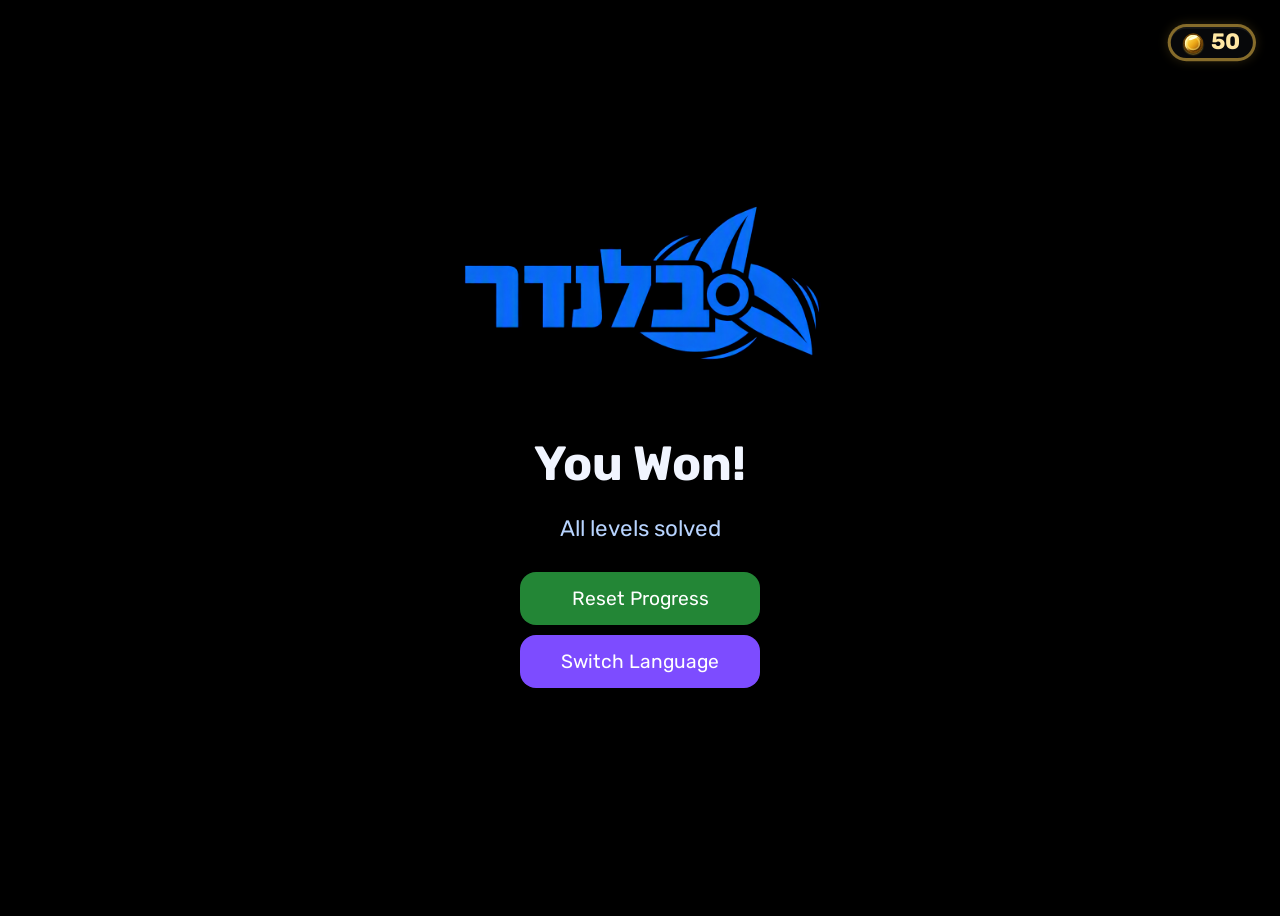
<file: win_en.html>
<!DOCTYPE html>
<html lang="en" dir="ltr">
<head>
  <meta charset="UTF-8">
  <meta name="viewport" content="width=device-width, initial-scale=1">
  <title>You Won!</title>

  <link rel="stylesheet" href="styles.css?v=99">
  <link href="https://fonts.googleapis.com/css2?family=Rubik:wght@300..700&display=swap" rel="stylesheet">
  <link href="https://fonts.googleapis.com/css2?family=Lato:wght@300;400;700&display=swap" rel="stylesheet">
  <link href="https://fonts.googleapis.com/css2?family=Fredoka:wght@300;400;700&display=swap" rel="stylesheet">

  <style>
    /* Fireworks ALWAYS on top */
    #fireworks-layer {
      position: fixed;
      inset: 0;
      pointer-events: none;
      z-index: 2000;
    }

    .spark {
      position: absolute;
      width: 28px;
      height: 28px;
      background: #ffcc00;
      border-radius: 50%;
      animation: explode 2.6s ease-out forwards;
      opacity: 0.95;
      box-shadow: 0 0 20px #ffcc00;
    }

    @keyframes explode {
      0% { transform: translate(0,0) scale(1); opacity: 1; }
      100% { transform: translate(var(--dx), var(--dy)) scale(0); opacity: 0; }
    }

    /* Full-screen centered content */
    body {
      background: #000;
    }

    .win-dialog {
      position: fixed;
      inset: 0;
      background: #000;
      display: flex;
      justify-content: center;
      align-items: center;
      z-index: 1000;
      padding: 20px;
    }

    .win-content {
      text-align: center;
      padding: 20px;
      margin: 0 auto;
    }

    .win-coin-balance {
      position: fixed;
      top: 24px;
      right: 24px;
      transform: scale(1.55);
      transform-origin: top right;
    }

    .win-content h2 {
      font-size: 3rem;
      margin-bottom: 20px;
    }

    .win-content p {
      font-size: 1.4rem;
      margin-bottom: 30px;
      color: #b8d4ff;
    }

    .win-content button {
      display: block;
      width: 240px;
      margin: 10px auto;
      padding: 15px;
      background: #6e75ff;
      border-radius: 16px;
      color: #fff;
      font-size: 1.2rem;
      cursor: pointer;
      border: none;
    }

    #resetBtn {
      background: #238636;
      box-shadow: none;
      font-family: 'Rubik', sans-serif;
    }

    #langBtn {
      background: #7d4cff;
      box-shadow: none;
      font-family: 'Rubik', sans-serif;
    }

    /* Center logo */
    .win-content .logo {
      display: block;
      margin: 0 auto 64px auto;
      max-width: 500px;
    }
  </style>
</head>

<body dir="ltr">

  <!-- Fireworks layer on top -->
  <div id="fireworks-layer"></div>

  <!-- Centered win dialog -->
  <div class="win-dialog">
    <div id="winCoinBalance" class="coin-balance win-coin-balance" aria-live="polite">
      <span class="coin-symbol" aria-hidden="true"></span>
      <span id="winCoinAmount">0</span>
    </div>

    <div class="win-content">

      <img class="logo" src="images/logo.png" alt="Sablander">

      <h2>You Won!</h2>
      <p>All levels solved</p>

      <button id="resetBtn">Reset Progress</button>
      <button id="langBtn">Switch Language</button>

    </div>
  </div>

  <script>
    const winCoins = JSON.parse(localStorage.getItem("gameCoins") || "{}");
    const winCoinAmount = Number.isFinite(winCoins.en) ? winCoins.en : 50;
    document.getElementById("winCoinAmount").textContent = String(winCoinAmount);

    function resetProgress() {
      const levelProgress = JSON.parse(localStorage.getItem("levelProgress") || "{}");
      const landmarkProgress = JSON.parse(localStorage.getItem("landmarkProgress") || "{}");
      delete levelProgress["en"];
      delete landmarkProgress["en"];
      localStorage.setItem("levelProgress", JSON.stringify(levelProgress));
      localStorage.setItem("landmarkProgress", JSON.stringify(landmarkProgress));
      window.location.replace("index.html");
    }
    document.getElementById("resetBtn").onclick = () => {
      resetProgress();
    };

    document.getElementById("langBtn").onclick = () => {
      localStorage.setItem("gameLanguage", "he");
      window.location.replace("index.html");
    };

    function createSpark() {
      const spark = document.createElement("div");
      spark.classList.add("spark");

      const layer = document.getElementById("fireworks-layer");
      const rect = layer.getBoundingClientRect();

      const x = Math.random() * rect.width;
      const y = Math.random() * rect.height;

      spark.style.left = x + "px";
      spark.style.top = y + "px";

      const dx = (Math.random() - 0.5) * 300;
      const dy = (Math.random() - 0.5) * 300;

      spark.style.setProperty("--dx", dx + "px");
      spark.style.setProperty("--dy", dy + "px");

      layer.appendChild(spark);

      setTimeout(() => spark.remove(), 2600);
    }

    setInterval(createSpark, 90);
  </script>

</body>
</html>
</file>
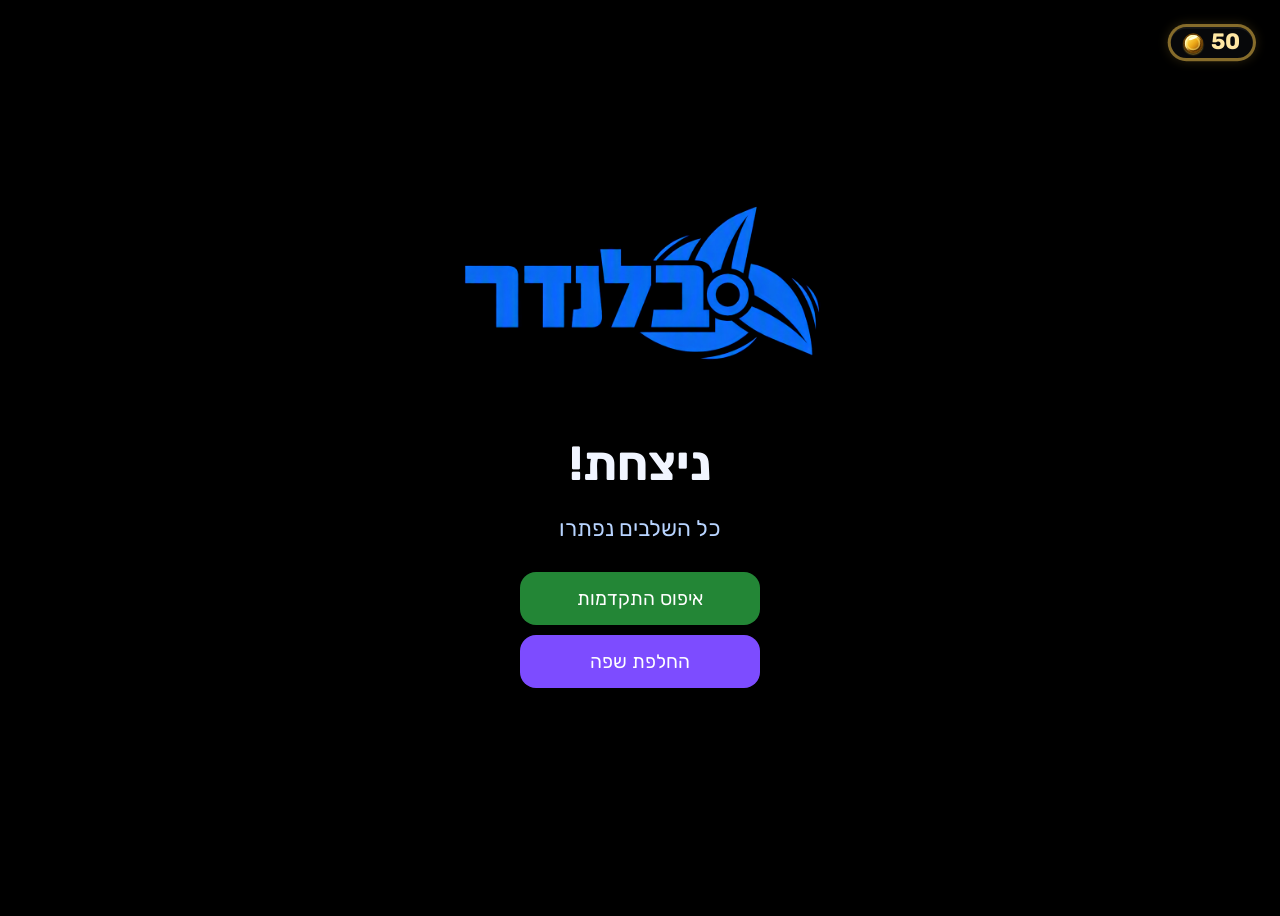
<file: win_he.html>
<!DOCTYPE html>
<html lang="he" dir="rtl">
<head>
  <meta charset="UTF-8">
  <meta name="viewport" content="width=device-width, initial-scale=1">
  <title>ניצחון!</title>

  <link rel="stylesheet" href="styles.css?v=99">
  <link href="https://fonts.googleapis.com/css2?family=Rubik:wght@300..700&display=swap" rel="stylesheet">
  <link href="https://fonts.googleapis.com/css2?family=Rubik:wght@300..700&display=swap" rel="stylesheet">
  <link href="https://fonts.googleapis.com/css2?family=Fredoka:wght@300;400;700&display=swap" rel="stylesheet">

  <style>
    /* Fireworks ALWAYS on top */
    #fireworks-layer {
      position: fixed;
      inset: 0;
      pointer-events: none;
      z-index: 2000; /* higher than everything */
    }

    .spark {
      position: absolute;
      width: 28px;
      height: 28px;
      background: #ffcc00;
      border-radius: 50%;
      animation: explode 2.6s ease-out forwards;
      opacity: 0.95;
      box-shadow: 0 0 20px #ffcc00;
    }

    @keyframes explode {
      0% { transform: translate(0,0) scale(1); opacity: 1; }
      100% { transform: translate(var(--dx), var(--dy)) scale(0); opacity: 0; }
    }

    /* Full-screen centered content */
    body {
      background: #000;
    }

    .win-dialog {
      position: fixed;
      inset: 0;
      background: #000;
      display: flex;
      justify-content: center;
      align-items: center;
      z-index: 1000;
      padding: 20px;
    }

    .win-content {
      text-align: center;
      padding: 20px;
      margin: 0 auto;
    }

    .win-coin-balance {
      position: fixed;
      top: 24px;
      right: 24px;
      transform: scale(1.55);
      transform-origin: top right;
    }

    .win-content h2 {
      font-size: 3rem;
      margin-bottom: 20px;
    }

    .win-content p {
      font-size: 1.4rem;
      margin-bottom: 30px;
      color: #b8d4ff;
    }

    .win-content button {
      display: block;
      width: 240px;
      margin: 10px auto;
      padding: 15px;
      background: #6e75ff;
      border-radius: 16px;
      color: #fff;
      font-size: 1.2rem;
      cursor: pointer;
      border: none;
    }

    #resetBtn {
      background: #238636;
      box-shadow: none;
      font-family: 'Rubik', sans-serif;
    }

    #langBtn {
      background: #7d4cff;
      box-shadow: none;
      font-family: 'Rubik', sans-serif;
    }

    /* Make sure logo is centered with the content */
    .win-content .logo {
      display: block;
      margin: 0 auto 64px auto;
      max-width: 500px;
    }
  </style>
</head>

<body dir="rtl">

  <!-- Fireworks layer on top -->
  <div id="fireworks-layer"></div>

  <!-- Centered win dialog -->
  <div class="win-dialog">
    <div id="winCoinBalance" class="coin-balance win-coin-balance" aria-live="polite">
      <span class="coin-symbol" aria-hidden="true"></span>
      <span id="winCoinAmount">0</span>
    </div>

    <div class="win-content">

      <img class="logo" src="images/logo.png" alt="בלנדר">

      <h2>ניצחת!</h2>
      <p>כל השלבים נפתרו</p>

      <button id="resetBtn">איפוס התקדמות</button>
      <button id="langBtn">החלפת שפה</button>

    </div>
  </div>

  <script>
    const winCoins = JSON.parse(localStorage.getItem("gameCoins") || "{}");
    const winCoinAmount = Number.isFinite(winCoins.he) ? winCoins.he : 50;
    document.getElementById("winCoinAmount").textContent = String(winCoinAmount);

    document.getElementById("resetBtn").onclick = () => {
      resetProgress();
    };

    document.getElementById("langBtn").onclick = () => {
      localStorage.setItem("gameLanguage", "en");
      window.location.replace("index.html");
    };

    function createSpark() {
      const spark = document.createElement("div");
      spark.classList.add("spark");

      const layer = document.getElementById("fireworks-layer");
      const rect = layer.getBoundingClientRect();

      const x = Math.random() * rect.width;
      const y = Math.random() * rect.height;

      spark.style.left = x + "px";
      spark.style.top = y + "px";

      const dx = (Math.random() - 0.5) * 300;
      const dy = (Math.random() - 0.5) * 300;

      spark.style.setProperty("--dx", dx + "px");
      spark.style.setProperty("--dy", dy + "px");

      layer.appendChild(spark);

      setTimeout(() => spark.remove(), 2600);
    }

    function resetProgress() {
      const levelProgress = JSON.parse(localStorage.getItem("levelProgress") || "{}");
      const landmarkProgress = JSON.parse(localStorage.getItem("landmarkProgress") || "{}");
      delete levelProgress["he"];
      delete landmarkProgress["he"];
      localStorage.setItem("levelProgress", JSON.stringify(levelProgress));
      localStorage.setItem("landmarkProgress", JSON.stringify(landmarkProgress));
      window.location.replace("index.html");
    }

    setInterval(createSpark, 90);
  </script>

</body>
</html>
</file>
<file: styles.css>
:root {
  --font-tiles-en: 'Rubik', sans-serif;
  --font-text-en: 'Rubik', sans-serif;
  --font-tiles-he: 'Rubik', sans-serif;
  --font-text-he: 'Rubik', sans-serif;
}

html {
  overflow: hidden;
  height: 100%;
  touch-action: none;
}

body {
  position: fixed;              /* lock the viewport */
  top: 0;
  left: 0;
  width: 100%;
  height: 100%;                 /* full screen */
  margin: 0;
  padding: 8px 0;               /* keep your spacing */
  display: flex;
  justify-content: center;
  align-items: flex-start;

  background: #012027;          /* your background */
  color: #f1f5ff;
  font-family: var(--font-text-en);
  isolation: isolate;

  overflow: hidden;             /* no scroll */
  touch-action: none;           /* no swipe, no pinch */
  -webkit-touch-callout: none;  /* no long‑press menu */
  -webkit-user-select: none;    /* no text selection */
  user-select: none;
}

body[dir="rtl"] {
  font-family: var(--font-text-he);
}

.app,
.app * {
  touch-action: manipulation;
}

:root {
  --radius: 50%;
}

.app {
  position: relative;
  box-sizing: border-box;
  width: min(375px, calc(100% -32px));
  margin: 3px auto;

  background: #000000; /* pure black app screen */

  color: #f1f5ff;
  --slot-size: 40px;

  border-radius: 16px; /* rounded corners */
  border: 2px solid rgba(0, 220, 255, 0.65);
  box-shadow:
    0 0 20px rgba(0, 220, 255, 0.45),
    inset 0 0 12px rgba(0, 0, 0, 0.85);

  padding: 20px 12px 22px;

  display: flex;
  flex-direction: column;
  align-items: center;
  text-align: center;
}

/* Force globe to the RIGHT in ALL languages */
.lang-toggle {
  position: absolute;
  top: 13px;
  right: 14px;
  left: auto;
  background: transparent;
  border: none;
  padding: 4px;
  cursor: pointer;
  display: inline-flex;
  align-items: center;
  justify-content: center;
}

/* Ensure globe stays on the right */
body[dir="rtl"] .lang-toggle {
  right: 14px;
  left: auto;
}

.lang-toggle img {
  width: 26px;
  height: 26px;
  filter:
    brightness(0) invert(1)
    drop-shadow(0 0 0.2px rgba(255, 255, 255, 0.85))
    drop-shadow(0 0 2px rgba(255, 255, 255, 0.28));
}

.coin-balance {
  position: absolute;
  top: 47px;
  right: 17px;
  display: inline-flex;
  align-items: center;
  gap: 5px;
  min-width: 42px;
  padding: 3px 8px;
  box-sizing: border-box;
  border: 2px solid rgba(212, 170, 63, 0.62);
  border-radius: 999px;
  background: rgba(9, 10, 12, 0.88);
  color: #ffe7a3;
  direction: ltr;
  font-size: 0.78rem;
  font-weight: 700;
  line-height: 1;
  z-index: 2;
  box-shadow:
    inset 0 1px 0 rgba(255, 255, 255, 0.06),
    0 0 7px rgba(212, 170, 63, 0.2);
}

.coin-symbol {
  display: inline-block;
  width: 13px;
  height: 13px;
  flex: 0 0 auto;
  box-sizing: border-box;
  border: 2px solid #a77b18;
  border-radius: 50%;
  background: #d4aa3f;
  box-shadow: inset 0 0 0 1px #edcf78, 0 1px 0 #735516;
}

.coin-balance .coin-symbol {
  position: relative;
  overflow: hidden;
  border: 1px solid #6c4105;
  background: linear-gradient(135deg, #fff4a1 0%, #ffd548 24%, #edaa18 52%, #b96f0d 78%, #704106 100%);
  box-shadow:
    inset 1px 1px 1px rgba(255, 255, 207, 0.95),
    inset -1px -1px 1px rgba(76, 42, 2, 0.95),
    0 1px 1px rgba(255, 204, 64, 0.45);
}

.coin-balance .coin-symbol::before {
  content: "";
  position: absolute;
  inset: 1px;
  border: 1px solid rgba(255, 226, 105, 0.62);
  border-radius: 50%;
  pointer-events: none;
}

.coin-balance .coin-symbol::after {
  content: "";
  position: absolute;
  top: 1px;
  left: 3px;
  width: 5px;
  height: 2px;
  border-radius: 50%;
  background: rgba(255, 255, 226, 0.95);
  transform: skewX(-25deg) rotate(-25deg);
  pointer-events: none;
}

#coinAmount {
  display: inline-flex;
  align-items: center;
  height: 13px;
  line-height: 13px;
  transform: translateY(1.5px);
}

.coin-balance-gain {
  animation: coinBalanceGain 1500ms ease-out both;
}

.coin-balance-insufficient {
  animation: coinBalanceInsufficient 300ms ease-in-out 3;
}

@keyframes coinBalanceGain {
  0%, 100% {
    box-shadow: none;
  }
  35% {
    box-shadow: 0 0 9px rgba(212, 170, 63, 0.65);
  }
}

@keyframes coinBalanceInsufficient {
  0%, 100% {
    opacity: 1;
    box-shadow: none;
  }
  50% {
    opacity: 0.35;
    box-shadow: 0 0 9px rgba(255, 90, 90, 0.9);
  }
}

@media (prefers-reduced-motion: reduce) {
  .coin-amount-updated,
  .coin-balance-gain,
  .success-text,
  .success-reward,
  .success-reward .coin-symbol,
  .success-reward .coin-symbol::after {
    animation: none;
  }
}

.lang-message {
  position: absolute;
  top: 10px;
  right: 45px;
  left: auto;
  font-size: 0.8rem;
  color: #f1f5ff;
  white-space: nowrap;

  width: 0;
  overflow: hidden;
  transition: width 0.4s ease-out;

  z-index: 100;
  text-align: right;
  direction: ltr;
}

body[dir="rtl"] .lang-message {
  right: 45px;
  left: auto;
  text-align: left;
}

.lang-message.visible {
  width: 200px;
}

.counter {
  position: absolute;
  top: 17px;
  left: 17px;
  right: auto;
  z-index: 2147483647;
  font-family: var(--font-text-en);
  direction: ltr;
}

[dir="rtl"] .counter {
  left: 17px;
  right: auto;
  font-family: var(--font-text-he);
}

.counter-content {
  --progress: 0%;
  width: 56px;
  height: 56px;
  display: flex;
  flex-direction: column;
  align-items: center;
  justify-content: center;
  gap: 1px;
  border-radius: 50%;
  background: conic-gradient(
    #00e5ff 0%,
    #00bfae var(--progress),
    #2b3540 var(--progress),
    #171e27 100%
  );
  position: relative;
  color: #ffffff;
  box-shadow:
    inset 0 1px 1px rgba(255, 255, 255, 0.42),
    inset 0 -2px 3px rgba(0, 0, 0, 0.65),
    0 2px 5px rgba(0, 0, 0, 0.5);
}

.counter-content::before {
  content: "";
  position: absolute;
  inset: 5px;
  border-radius: 50%;
  background:
    radial-gradient(circle at 35% 26%, rgba(40, 75, 94, 0.42), transparent 48%),
    linear-gradient(145deg, #111d29, #05080e 72%);
  box-shadow:
    inset 0 1px 2px rgba(117, 220, 240, 0.18),
    inset 0 -2px 4px rgba(0, 0, 0, 0.72);
  z-index: 0;
}

.counter-content::after {
  content: "";
  position: absolute;
  inset: 0;
  border-radius: 50%;
  background: conic-gradient(
    rgba(76, 245, 255, 0.95) 0%,
    rgba(0, 191, 174, 0.8) var(--progress),
    transparent var(--progress),
    transparent 100%
  );
  -webkit-mask: radial-gradient(farthest-side, transparent calc(100% - 5px), #000 calc(100% - 4px));
  mask: radial-gradient(farthest-side, transparent calc(100% - 5px), #000 calc(100% - 4px));
  filter: drop-shadow(0 0 3px rgba(0, 229, 255, 0.7));
  opacity: 0.8;
  pointer-events: none;
  z-index: 0;
}

.counter-total {
  display: block;
  position: relative;
  z-index: 1;
  margin-top: 2px;
  font-size: 0.72rem;
  line-height: 1;
  color: rgba(214, 226, 240, 0.9);
  transform: translateY(1px);
}

.counter-content strong {
  position: relative;
  z-index: 1;
  font-size: 0.88rem;
  line-height: 1;
  font-weight: bold;
  transform: translateY(1px);
}

.counter-content.counter-updated {
  animation: counterRingUpdate 1200ms ease-out both;
}

.counter-content.counter-updated .counter-total {
  animation: counterNumberUpdate 1000ms 120ms ease-out both;
}

.counter-content.counter-updated strong {
  animation: counterNumberUpdate 1000ms ease-out both;
}

@keyframes counterRingUpdate {
  0% {
    opacity: 0.7;
    transform: scale(0.92);
    filter: drop-shadow(0 0 0 rgba(26, 188, 156, 0));
  }

  55% {
    transform: scale(1.04);
    filter: drop-shadow(0 0 7px rgba(26, 188, 156, 0.55));
  }

  100% {
    opacity: 1;
    transform: scale(1);
    filter: drop-shadow(0 0 2px rgba(26, 188, 156, 0.2));
  }
}

@keyframes counterNumberUpdate {
  0% {
    opacity: 0;
    transform: translateY(7px) scale(0.88);
  }

  70% {
    opacity: 1;
    transform: translateY(0) scale(1.04);
  }

  100% {
    opacity: 1;
    transform: translateY(1px) scale(1);
  }
}

@media (prefers-reduced-motion: reduce) {
  .counter-content.counter-updated,
  .counter-content.counter-updated .counter-total,
  .counter-content.counter-updated strong {
    animation: none;
  }
}

.counter-line.solved {
  color: #39FF14;
}

.counter-line.remaining {
  color: #ef6c00;
}

.counter-line.total {
  color: #ef6c00;
}

.logo {
  display: block;
  max-width: 160px;
  width: 75%;
  height: auto;
  margin-bottom: 16px;
  margin-top: -2px;
  filter: brightness(1.28) contrast(1.08) saturate(1.06);
  -webkit-filter: brightness(1.28) contrast(1.08) saturate(1.06);
}

h1 {
  margin-top: 0;
  margin-bottom: 28px;
  text-align: center;
  font-size: 3.2rem;
  line-height: 0.92;
  font-family: var(--font-text-en);
  color: #ffffff;
  letter-spacing: 0.04em;
  text-transform: uppercase;
  text-shadow:
    0 1px 0 rgba(255, 255, 255, 0.85),
    0 2px 0 rgba(255, 255, 255, 0.35),
    0 4px 10px rgba(0, 0, 0, 0.45),
    0 10px 20px rgba(0, 0, 0, 0.35);
}

.category {
  width: fit-content;
  margin: 0 auto 18px;
  padding: 4px 16px;

  display: inline-flex;
  align-items: center;
  justify-content: center;
  gap: 9px;

  font-family: var(--font-text-en);
  line-height: 1;
  white-space: nowrap;

  /* Keep only a subtle overall glow */
  filter: drop-shadow(0 0 5px rgba(109, 240, 74, 0.18));
}

.category-icon {
  flex: 0 0 auto;
  font-size: 2.8rem;
  line-height: 1;

  /* Subtle vertical green gradient */
  background: linear-gradient(
    to bottom,
    #b8ff96 0%,
    #7df25a 45%,
    #55d83d 100%
  );
  -webkit-background-clip: text;
  background-clip: text;
  -webkit-text-fill-color: transparent;

  /* Small, controlled neon halo */
  text-shadow:
    0 0 5px rgba(109, 240, 74, 0.45),
    0 0 11px rgba(109, 240, 74, 0.22);

  font-variation-settings:
    "FILL" 1,
    "wght" 550,
    "GRAD" 0,
    "opsz" 48;
}

.category-value {
  font-weight: 700;
  font-size: 1.55rem;
  letter-spacing: 0.02em;

  /* The gradient is inside the actual letters */
  background: linear-gradient(
    to bottom,
    #b8ff96 0%,
    #82f35d 45%,
    #5cdd42 100%
  );
  -webkit-background-clip: text;
  background-clip: text;
  -webkit-text-fill-color: transparent;

  /* Crisp text + restrained halo */
  text-shadow:
    0 0 4px rgba(109, 240, 74, 0.4),
    0 0 10px rgba(109, 240, 74, 0.18);
}

.fact {
  min-height: 30px;
  margin: 10px 0 0 0;
  padding: 10px 14px;
  color: #dce6ff;
  background: transparent;
  border: none;
  border-radius: 0;
  text-align: center;
  display: flex;
  align-items: center;
  justify-content: center;
  gap: 8px;
}

.fact-check {
  color: #35d46b;
  font-size: 2.05rem;
  font-weight: bold;
  line-height: 1;
  flex-shrink: 0;
  animation: checkFadeIn 0.9s ease-out;
  transform-origin: center;
}

@keyframes checkFadeIn {
  0% {
    opacity: 0;
    transform: scale(0.5) translateY(6px);
  }
  50% {
    opacity: 1;
    transform: scale(1.15) translateY(-3px);
  }
  100% {
    opacity: 1;
    transform: scale(1) translateY(0);
  }
}

body[dir="rtl"] .fact {
  direction: rtl;
}

body[dir="ltr"] .fact {
  direction: ltr;
}


/* =========================================================
   CLUE / FOG EFFECT
   ========================================================= */

.clue {
  position: relative;
  min-height: 30px;
  margin: 10px 0 0 0;
  padding: 10px 14px;
  color: #f8fafc;
  background: transparent;
  border: none;
  border-radius: 5px;
  text-align: center;
  display: flex;
  align-items: center;
  justify-content: center;
  gap: 8px;
  user-select: none;
  transition: opacity 0.3s ease-in-out;
  outline: none;
  -webkit-tap-highlight-color: transparent;
}

.clue:focus {
  outline: none;
}

.clue.hidden {
  opacity: 0;
}

.clue-icon {
  width: 28px;
  height: 28px;
  flex: 0 0 25px;
  object-fit: contain;
  order: -1;
}

/* Actual clue text */
.clue-text {
  position: relative;
  display: inline-block;
  color: #ffffff;
  text-shadow: 0 0 5px rgba(255, 255, 255, 0.22);
}

/*
   Fog layer.

   It sits above the text without changing
   the layout or size of the clue.
*/
.clue-text::after {
  display: none;
}

/* Hidden / foggy state */
.clue.blurred .clue-text {
  color: #ffffff;
  filter: none;
  opacity: 1;
}

/* Visible fog */
.clue.blurred .clue-text::after {
  display: none;
}

.clue-prefix {
  font-weight: bold;
}


/* =========================================================
   PATTERN / WHITE TILES
   ========================================================= */

.pattern {
  min-height: 60px;
  margin-bottom: 20px;
  display: flex;
  flex-direction: column;
  align-items: center;
  justify-content: center;
  gap: 2px;
  width: 100%;
}

.slot-line {
  display: flex;
  justify-content: center;
  gap: 0px;
  width: auto;
}

.line-gap {
  height: 2px;
}


/* =========================================================
   SCRAMBLE / BLUE TILES
   ========================================================= */

.scramble {
  min-height: 60px;
  margin-bottom: 0;
  display: flex;
  flex-direction: column;
  align-items: center;
  justify-content: center;
  gap: 4px;
}

#play-area {
  position: relative;
  width: 100%;
}

#scramble,
.clue {
  visibility: visible;
  transition: opacity 0.3s ease-in-out, visibility 0s linear;
}

#scramble {
  transition-duration: 0.8s;
}

#play-area.solved #scramble,
#play-area.solved .clue {
  opacity: 0;
  visibility: hidden;
  pointer-events: none;
  transition-delay: 0s, 0.3s;
}

#play-area.solved #scramble {
  transition-duration: 0.3s;
}

#play-area.solved .message {
  transition-delay: 0s;
  filter: none;
}

#play-area.solved .success-message {
  animation: solvedMessageEnter 450ms cubic-bezier(0.2, 0.75, 0.3, 1) 0s both;
}

@keyframes solvedMessageEnter {
  from {
    opacity: 0;
    transform: scale(0.9);
  }
  to {
    opacity: 1;
    transform: scale(1);
  }
}

.scramble-row {
  display: flex;
  gap: 0px;
  justify-content: center;
  flex-wrap: nowrap;
}


/* =========================================================
   WHITE SLOT
   ========================================================= */

.slot {
  box-sizing: border-box;

  flex: 0 0 auto;
  aspect-ratio: 1 / 1;
  width: var(--slot-size);
  height: var(--slot-size);
  max-width: var(--slot-size);
  max-height: var(--slot-size);

  margin: 1px;

  display: flex;
  justify-content: center;
  align-items: center;

  color: #111111;
  font-size: calc(var(--slot-size) * 0.65);
  font-weight: 800;
  text-align: center;

  cursor: pointer;
  user-select: none;
  position: relative;

  overflow: visible;

  border-radius: 25%;

  background: linear-gradient(
    165deg,
    #ffffff 0%,
    #fbfdff 28%,
    #edf4ff 64%,
    #d3e2f5 100%
  );

  border-top: 1px solid rgba(255,255,255,0.95);
  border-left: 1px solid rgba(255,255,255,0.75);

  box-shadow:
    0 3px 5px rgba(71, 96, 133, 0.3),
    inset 0 1px 0 rgba(255, 255, 255, 0.96),
    inset 0 -2px 0 rgba(172, 193, 222, 0.9);
}

body[dir="rtl"] .slot {
  font-weight: 800;
  font-size: min(calc(var(--slot-size) * 0.65), 25px);
}

.slot::before {
  content: "";
  position: absolute;
  top: 2px;
  left: 14%;
  width: 72%;
  height: 1px;
  border-radius: 999px;
  background: rgba(255, 255, 255, 0.78);
  pointer-events: none;
}

.slot[data-active="true"]::after {
  content: "";
  position: absolute;
  inset: -3px; /* slightly larger gap for visibility */

  border: 2px solid #0f7a8e; /* thinner border for cleaner separation */
  border-radius: 13px;

  pointer-events: none;

  top: -4px;
  left: -4px;

  box-shadow:
    0 0 6px rgba(19, 138, 160, 0.55),
    0 0 14px rgba(19, 138, 160, 0.35);

  animation: activeSlotPulse 1.8s ease-in-out infinite;
}

@keyframes activeSlotPulse {
  0%, 100% {
    border-color: #0f7a8e;
    box-shadow:
      0 0 5px rgba(19, 138, 160, 0.45),
      0 0 12px rgba(19, 138, 160, 0.25);
    transform: scale(1);
  }

  50% {
    border-color: #3cc9d9;
    box-shadow:
      0 0 9px rgba(60, 201, 217, 0.75),
      0 0 18px rgba(19, 138, 160, 0.4);
    transform: scale(1.03);
  }
}

.slot[data-locked="true"] {
  background: #b0b4ba;
  color: #000000;
}

.slot[data-locked="true"][data-filled="true"]:not([data-solved="true"]) {
  background: linear-gradient(
    165deg,
    #e2e6ff 0%,
    #cbd2f5 30%,
    #aab8e2 68%,
    #7182b8 100%
  );
  border-top: 1px solid rgba(235, 237, 255, 0.95);
  border-left: 1px solid rgba(205, 211, 255, 0.86);
  color: #293458;
  box-shadow:
    0 3px 5px rgba(51, 56, 122, 0.38),
    0 0 5px rgba(129, 132, 224, 0.22),
    inset 0 1px 0 rgba(247, 250, 255, 0.92),
    inset 0 -2px 0 rgba(82, 94, 151, 0.84);
}

.slot[data-solved="true"] {
  background: linear-gradient(
    165deg,
    #ffffff 0%,
    #fbfdff 28%,
    #edf4ff 64%,
    #d3e2f5 100%
  );
}

.slot[data-filled="true"] {
  font-size: min(calc(var(--slot-size) * 0.6), 22px);
  color: #000000;
}


/* =========================================================
   BLUE LETTER TILES
   ========================================================= */

.letter {
  display: inline-flex;
  align-items: center;
  justify-content: center;

  flex: 0 0 var(--slot-size);
  width: var(--slot-size);
  height: var(--slot-size);
  max-width: var(--slot-size);
  max-height: var(--slot-size);

  margin: 2px;

  border-radius: var(--radius);
  position: relative;
  overflow: hidden;

  background:
    linear-gradient(
      110deg,
      transparent 35%,
      rgba(255,255,255,0.45) 50%,
      transparent 65%
    ) -120% 0 / 250% 100% no-repeat,
    linear-gradient(
      165deg,
      #9bdcf3 0%,
      #55b9e8 38%,
      #2088d4 72%,
      #1262b3 100%
    );

  color: #072046;
  font-size: calc(var(--slot-size) * 0.55);
  font-weight: 800;
  cursor: grab;
  user-select: none;

  box-shadow:
    0 3px 5px rgba(16, 77, 145, 0.42),
    inset 0 1px 1px rgba(255, 255, 255, 0.7),
    inset 0 -3px 0 rgba(15, 91, 170, 0.62);
}

/* Letter shuffle animation */
.letter-char {
  display: inline-block;
  transition: transform 0.45s ease, opacity 0.45s ease;
}

.letter-char.flip-out {
  transform: rotateY(90deg);
  opacity: 0;
}

.letter-char.flip-in {
  transform: rotateY(0deg);
  opacity: 1;
}

body[dir="rtl"] .letter {
  font-weight: 800;
  font-size: calc(var(--slot-size) * 0.62);
}

.letter:not(.empty)::before {
  content: "";
  position: absolute;
  top: 3px;
  left: 4px;
  width: 12px;
  height: 5px;
  border-radius: 50%;
  background: rgba(255, 255, 255, 0.48);
  filter: blur(1px);
  transform: rotate(-22deg);
  pointer-events: none;
}

.letter:not(.empty)::after {
  content: "";
  position: absolute;
  right: 7px;
  bottom: 7px;
  width: 3px;
  height: 3px;
  border-radius: 50%;
  background: linear-gradient(
    110deg,
    rgba(120, 220, 255, 0) 0%,
    rgba(198, 247, 255, 0.2) 25%,
    rgba(239, 255, 255, 0.62) 52%,
    rgba(125, 222, 255, 0.28) 76%,
    rgba(70, 178, 245, 0) 100%
  );
  filter: blur(1px);
  transform: rotate(1deg) skewX(-30deg);
  pointer-events: none;
}

/* Remove moving animation as it's no longer used */
.letter.moving {
  display: none;
}


/* Dark-blue placeholder remains visible */
.letter.empty {
  background: linear-gradient(165deg, #4b89b8 0%, #326c9f 42%, #1e4c7d 72%, #102b55 100%);
  color: transparent;
  cursor: default;
  border: none;
  visibility: visible;

  box-shadow:
    0 2px 5px rgba(0, 25, 65, 0.52),
    0 0 5px rgba(40, 164, 224, 0.16),
    inset 0 1px 0 rgba(170, 229, 255, 0.38),
    inset 0 -3px 0 rgba(5, 29, 66, 0.78);
}

.letter.empty::before {
  content: "";
  position: absolute;
  top: 3px;
  left: 4px;
  width: 12px;
  height: 5px;
  border-radius: 50%;
  background: rgba(173, 235, 255, 0.22);
  filter: blur(1.5px);
  transform: rotate(-22deg);
  pointer-events: none;
}


/* Larger font for active scramble tiles */
.letter:not(.empty) {
  font-size: calc(var(--slot-size) * 0.55);
}

.letter.idle-nudge:not(.empty):not(.disabled) {
  animation: idleTileShimmer 3000ms ease-in-out both;
  will-change: background-position;
}

@keyframes idleTileShimmer {
  0%, 100% {
    background-position: -120% 0, 0 0;
  }

  50% {
    background-position: 120% 0, 0 0;
  }
}

.letter.disabled {
  cursor: default !important;
  pointer-events: none;
}

.letter.disabled:hover {
  cursor: default !important;
}

.letter.hidden {
  color: transparent !important;
  background: linear-gradient(165deg, #4b89b8 0%, #326c9f 42%, #1e4c7d 72%, #102b55 100%);
  border: none;
  cursor: default;
  visibility: visible;
  box-shadow:
    0 2px 5px rgba(0, 25, 65, 0.52),
    0 0 5px rgba(40, 164, 224, 0.16),
    inset 0 1px 0 rgba(170, 229, 255, 0.38),
    inset 0 -3px 0 rgba(5, 29, 66, 0.78);
}

.letter.disabled {
  color: rgba(111, 159, 204, 0.72);
  background: linear-gradient(165deg, #24466b 0%, #17365d 46%, #0b2345 100%);
  border: 1px solid rgba(73, 145, 210, 0.42);
  box-shadow:
    0 2px 4px rgba(0, 10, 35, 0.5),
    inset 0 1px 0 rgba(115, 180, 230, 0.22),
    inset 0 -3px 0 rgba(2, 17, 49, 0.75);
}

.letter.hidden::before,
.letter.disabled::before {
  opacity: 0.18;
}

body[dir="ltr"] .slot,
body[dir="ltr"] .letter {
  font-family: var(--font-tiles-en);
}

body[dir="ltr"] .letter {
  box-sizing: border-box;
  line-height: 1;
  padding-top: 3px;
}

body[dir="rtl"] .slot,
body[dir="rtl"] .letter {
  font-family: var(--font-tiles-he);
}


/* =========================================================
   CONTROLS
   ========================================================= */

.controls {
  display: flex;
  gap: 8px;
  justify-content: center;
  align-items: flex-start;
  flex-wrap: wrap;
  margin-top: 6px;
}

.hint-control {
  display: inline-flex;
  flex-direction: column;
  align-items: center;
  gap: 2px;
}

.hint-fee {
  position: relative;
  top: -9px;
  z-index: 2;
  display: inline-flex;
  align-items: center;
  gap: 2px;
  color: #ffe5a0;
  font-size: 0.7rem;
  font-weight: 700;
  line-height: 15px;
  padding: 1px 4px;
  border-radius: 999px;
  background: rgba(9, 14, 24, 0.88);
  box-shadow:
    inset 0 0 0 1px rgba(212, 170, 63, 0.72),
    0 0 6px rgba(212, 170, 63, 0.2);
}

body[dir="ltr"] .hint-fee {
  flex-direction: row-reverse;
}

.hint-fee[hidden] {
  display: none;
}

.hint-fee.hint-fee-disabled {
  color: rgba(190, 194, 198, 0.72);
  filter: grayscale(0.65) brightness(0.7);
  opacity: 0.7;
}

.hint-fee-amount {
  position: relative;
  top: 1.1px;
}

.hint-fee .coin-symbol {
  position: relative;
  overflow: hidden;
  width: 12px;
  height: 12px;
  border-width: 1px;
  border-color: #8f6411;
  background: radial-gradient(circle at 35% 28%, #fff5b0 0 10%, #ffd84d 24%, #dc9e1b 68%, #75470a 100%);
  box-shadow:
    inset 1px 1px 1px rgba(255, 247, 177, 0.9),
    inset -1px -1px 1px rgba(87, 50, 3, 0.9),
    0 1px 1px rgba(255, 204, 64, 0.4);
}

.hint-fee .coin-symbol::after {
  content: "";
  position: absolute;
  top: 1px;
  left: 2px;
  width: 4px;
  height: 2px;
  border-radius: 50%;
  background: rgba(255, 255, 225, 0.9);
  transform: rotate(-25deg);
  pointer-events: none;
}

button.icon-button {
  width: 48px;
  height: 48px;
  min-width: 48px;
  padding: 0 !important;
  border-radius: var(--radius);
  display: inline-flex;
  align-items: center;
  justify-content: center;
  box-sizing: border-box;
}

.button-icon {
  width: 60%;
  height: 60%;
  fill: currentColor;
  display: block;
}

#shuffleBtn .button-icon {
  width: 73%;
  height: 73%;
}

#nextBtn .button-icon {
  width: 62%;
  height: 62%;
}

#nextBtn.next-icon-displayed .button-icon {
  width: 43%;
  height: 43%;
}

body[dir="rtl"] #nextBtn .button-icon {
  transform: scaleX(-1) translateX(-2px);
}

body[dir="ltr"] #nextBtn.next-icon-displayed .button-icon {
  transform: translateX(2px);
}

body[dir="rtl"] #nextBtn.next-icon-displayed .button-icon {
  transform: scaleX(-1) translateX(1px);
}

.visually-hidden {
  position: absolute;
  width: 1px;
  height: 1px;
  padding: 0;
  margin: -1px;
  overflow: hidden;
  clip: rect(0, 0, 0, 0);
  white-space: nowrap;
  border: 0;
}


/* =========================================================
   BUTTON COLORS
   ========================================================= */

#hintBtn {
  position: relative;
  background: linear-gradient(160deg, #61f3df 0%, #19cdb9 48%, #078b86 100%);
  box-shadow:
    0 0 9px rgba(32, 226, 205, 0.42),
    0 3px 5px rgba(0, 72, 74, 0.42),
    inset 0 1px 1px rgba(255, 255, 255, 0.65),
    inset 0 -3px 0 rgba(0, 102, 101, 0.62);
}

#hintBtn::before {
  content: "";
  position: absolute;
  top: 7px;
  left: 9px;
  width: 18px;
  height: 7px;
  border-radius: 50%;
  background: rgba(255, 255, 255, 0.34);
  filter: blur(2px);
  transform: rotate(-24deg);
  pointer-events: none;
}

#hintBtn .button-icon {
  filter: none;
  -webkit-filter: invert(1);
}

#hintBtn.insufficient-funds::after {
  position: absolute;
  top: 50%;
  left: 3%;
  width: 100%;
  height: 3px;
  background: rgba(0, 0, 0, 0.5);
  content: "";
  transform: rotate(-45deg);
  pointer-events: none;
}

#shuffleBtn {
  position: relative;
  background: linear-gradient(160deg, #ffb35f 0%, #ff762f 48%, #d9431f 100%);
  box-shadow:
    0 0 9px rgba(255, 116, 47, 0.4),
    0 3px 5px rgba(121, 39, 16, 0.42),
    inset 0 1px 1px rgba(255, 255, 255, 0.62),
    inset 0 -3px 0 rgba(170, 47, 20, 0.64);
}

#shuffleBtn::before {
  content: "";
  position: absolute;
  top: 7px;
  left: 9px;
  width: 18px;
  height: 7px;
  border-radius: 50%;
  background: rgba(255, 255, 255, 0.34);
  filter: blur(2px);
  transform: rotate(-24deg);
  pointer-events: none;
}

#shuffleBtn .button-icon {
  filter: none;
  -webkit-filter: none;
}

#nextBtn {
  position: relative;
  background: linear-gradient(160deg, #c7b6ff 0%, #8968ff 48%, #5734c8 100%);
  box-shadow:
    0 0 9px rgba(143, 94, 255, 0.42),
    0 3px 5px rgba(51, 29, 126, 0.44),
    inset 0 1px 1px rgba(255, 255, 255, 0.62),
    inset 0 -3px 0 rgba(67, 35, 166, 0.68);
}

#nextBtn::before {
  content: "";
  position: absolute;
  top: 7px;
  left: 9px;
  width: 18px;
  height: 7px;
  border-radius: 50%;
  background: rgba(255, 255, 255, 0.34);
  filter: blur(2px);
  transform: rotate(-24deg);
  pointer-events: none;
}

#nextBtn .button-icon {
  filter: none;
  -webkit-filter: none;
}

.next-activated {
  animation: nextActivated 0.7s ease-out both;
}

#hintBtn:hover:not(:disabled),
#shuffleBtn:hover:not(:disabled),
#nextBtn:hover:not(:disabled) {
  transform: translateY(-1px);
}

button {
  padding: 10px 18px;
  border-radius: var(--radius);
  border: none;
  color: white;
  font-size: 0.95rem;
  cursor: pointer;
  transition: transform 0.15s ease, opacity 0.15s ease;
  -webkit-touch-callout: none;
}

button:hover:not(:disabled) {
  transform: translateY(-1px);
}

button:disabled {
  filter: grayscale(0.5) brightness(0.6);
  opacity: 0.7 !important;
  cursor: default !important;
  pointer-events: none;
}


/* =========================================================
   MESSAGE
   ========================================================= */

.message {
  position: absolute;
  inset: 0;
  left: 0;
  width: 100%;
  height: 100%;
  display: flex;
  justify-content: center;
  align-items: center;
  font-weight: normal;
  font-size: 1rem;
  opacity: 0;
  z-index: 10;
  transition: opacity 0.8s ease-in-out;
  gap: 8px;
  pointer-events: none;
  box-sizing: border-box;
}

.message.show {
  opacity: 1;
  pointer-events: auto;
  visibility: visible;
}

.success-message {
  display: inline-flex;
  flex-direction: column;
  align-items: center;
  justify-content: center;
  gap: 6px;
}

.success-message-he {
  direction: ltr;
}

.success-message-he .success-text {
  direction: rtl;
}

.success-message-en {
  direction: ltr;
}

.success-reward-amount {
  direction: ltr;
  unicode-bidi: isolate;
}

.slot-text {
  transition: color 120ms ease-out;
}

.slot-text.incorrect-letter {
  color: #ff5368;
}

/* ==========================================
   SUCCESS TEXT (PREMIUM GOLD)
   ========================================== */

.success-text {
  color: #ffe082;
  font-size: 2.1rem;
  font-weight: 600;
  line-height: 1.15;
  letter-spacing: 0.01em;

  text-shadow:
    0 1px 0 rgba(255,255,255,0.2),
    0 0 3px rgba(255,215,0,0.15);

  animation:
    successTextPop 550ms cubic-bezier(0.2, 0.8, 0.25, 1) 0.3s both,
    successTextBreath 1800ms ease-in-out 0.85s infinite;
}

@keyframes successTextPop {
  0% {
    opacity: 0;
    transform: scale(0.92);
  }

  100% {
    opacity: 1;
    transform: scale(1);
  }
}

@keyframes successTextBreath {
  0%, 100% {
    transform: scale(1);
  }

  50% {
    transform: scale(1.04);
  }
}

.success-reward {
  display: inline-flex;
  align-items: center;
  justify-content: center;
  width: 40px;
  height: 40px;
  flex: 0 0 40px;
  animation: successRewardFlip 1600ms linear 1;
}

.success-reward .coin-symbol {
  position: relative;
  overflow: hidden;
  display: grid;
  place-items: center;
  width: 30px;
  height: 30px;
}

.success-reward .coin-symbol::after {
  content: "";
  position: absolute;
  top: -20%;
  left: 0;
  width: 45%;
  height: 140%;
  background: linear-gradient(
    90deg,
    transparent,
    rgba(255, 255, 235, 0.9),
    transparent
  );
  transform: translateX(-150%) rotate(25deg);
  pointer-events: none;
  animation: successRewardShimmer 1000ms ease-in-out infinite;
  animation-direction: alternate;
}

.success-reward-amount {
  position: absolute;
  inset: 0;
  z-index: 1;
  display: grid;
  place-items: center;
  color: #523100;
  font-size: 0.65rem;
  font-weight: 900;
  line-height: 1;
  letter-spacing: 0;
  text-shadow: none;
  white-space: nowrap;
}

@keyframes successRewardFlip {
  0% {
    transform: perspective(500px) rotateY(0deg);
  }

  50% {
    transform: perspective(500px) rotateY(360deg);
  }

  100% {
    transform: perspective(500px) rotateY(720deg);
  }
}

@keyframes successRewardShimmer {
  0% {
    opacity: 0;
    transform: translateX(-150%) rotate(25deg);
  }

  10% {
    opacity: 0.8;
  }

  90% {
    opacity: 0.8;
  }

  100% {
    opacity: 0;
    transform: translateX(260%) rotate(25deg);
  }
}

/* =========================================================
   WORD / LINE SPACING
   ========================================================= */

.word-gap {
  display: inline-block;
  width: 20px;
  height: var(--slot-size);
}


/* =========================================================
   MOBILE
   ========================================================= */

@media (max-width: 480px) {
  .app {
    width: calc(100% - 16px);
    padding: 12px;
  }

  .slot,
  .letter {
    min-width: 32px;
    min-height: 32px;
  }

  .slot-line {
    flex-wrap: nowrap;
    justify-content: center;
    overflow-x: visible;
  }

  .slot-line,
  .scramble-row {
    gap: 6px;
  }
}


/* =========================================================
   WIN DIALOG
   ========================================================= */

body[dir="rtl"] .win-content {
  font-family: var(--font-text-he);
}

body[dir="rtl"] .win-content button {
  font-family: var(--font-text-he) !important;
}

body[dir="ltr"] .win-content button {
  font-family: var(--font-text-en) !important;
}


/* =========================================================
   DISABLED HINT BUTTON
   ========================================================= */

#hintBtn:disabled {
  background-color: #0d5e4f !important;
  opacity: 0.5 !important;
  filter: none;
}

.success-breath {
  animation: successBreath 0.6s ease-in-out 2;
}

.slot.shake {
  animation: shake 0.5s ease-in-out;
}

@keyframes shake {
  0%, 100% {
    transform: translateX(0);
  }

  10%, 30%, 50%, 70%, 90% {
    transform: translateX(-4px);
  }

  20%, 40%, 60%, 80% {
    transform: translateX(4px);
  }
}

@keyframes successBreath {
  0%, 100% {
    transform: scale(1);
  }

  50% {
    transform: scale(1.03);
  }
}

.next-attention {
  animation: nextNudge 2.2s ease-in-out infinite;
}

@keyframes nextActivated {
  from {
    opacity: 0.7;
  }

  to {
    opacity: 1;
  }
}

@keyframes nextNudge {
  0%, 70%, 100% {
    transform: translateY(0) scale(1);
  }

  76% {
    transform: translateY(4px) scale(1.04);
  }

  82% {
    transform: translateY(-2px) scale(1.02);
  }

  88% {
    transform: translateY(2px) scale(1.03);
  }

  94% {
    transform: translateY(0) scale(1);
  }
}

@media (min-width: 768px) {
  body {
    align-items: center;
  }

  .app {
    width: min(760px, calc(100% - 48px));
    margin: 0 auto;
    padding: 30px 24px;
    --slot-size: clamp(44px, 4vw, 52px);
    border-radius: 24px;
  }

  .logo {
    max-width: 220px;
    margin-bottom: 22px;
  }

  .category {
    margin-bottom: 24px;
  }

  .category-icon {
    font-size: 3.2rem;
  }

  .category-value {
    font-size: 2rem;
  }

  .pattern {
    min-height: 74px;
    margin-bottom: 24px;
  }

  .scramble {
    min-height: 74px;
  }

  .scramble-row,
  .slot-line {
    gap: 2px;
  }

  .clue {
    font-size: 1.15rem;
  }

  .counter {
    top: 22px;
    left: 22px;
  }

  [dir="rtl"] .counter {
    left: 22px;
  }

  .counter-content {
    width: 68px;
    height: 68px;
  }

  .counter-total {
    font-size: 0.82rem;
  }

  .counter-content strong {
    font-size: 1rem;
  }

  .lang-toggle {
    top: 18px;
    right: 20px;
  }

  body[dir="rtl"] .lang-toggle {
    right: 20px;
  }

  .lang-toggle img {
    width: 32px;
    height: 32px;
  }

  .coin-balance {
    top: 58px;
    right: 22px;
    font-size: 0.9rem;
  }

  button.icon-button {
    width: 60px;
    height: 60px;
    min-width: 60px;
  }

  .controls {
    gap: 14px;
    margin-top: 12px;
  }
}
</file>
